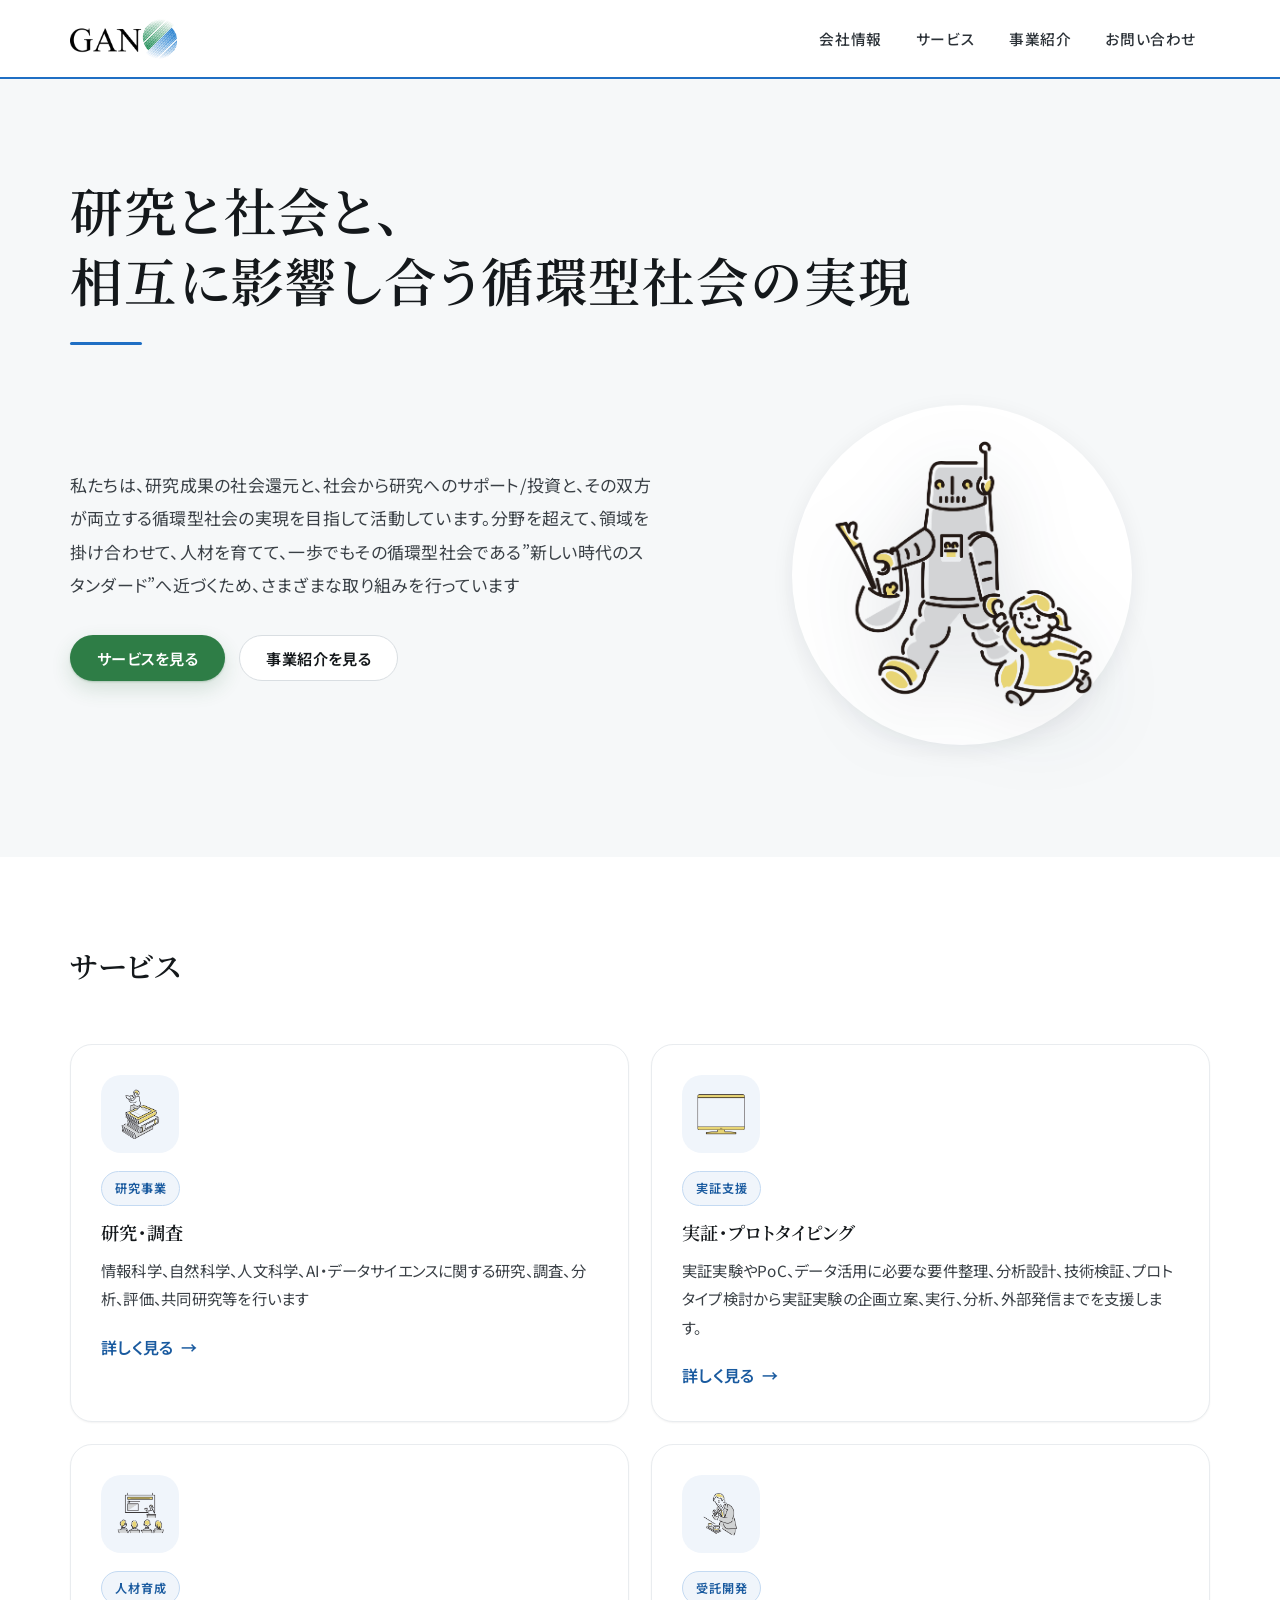
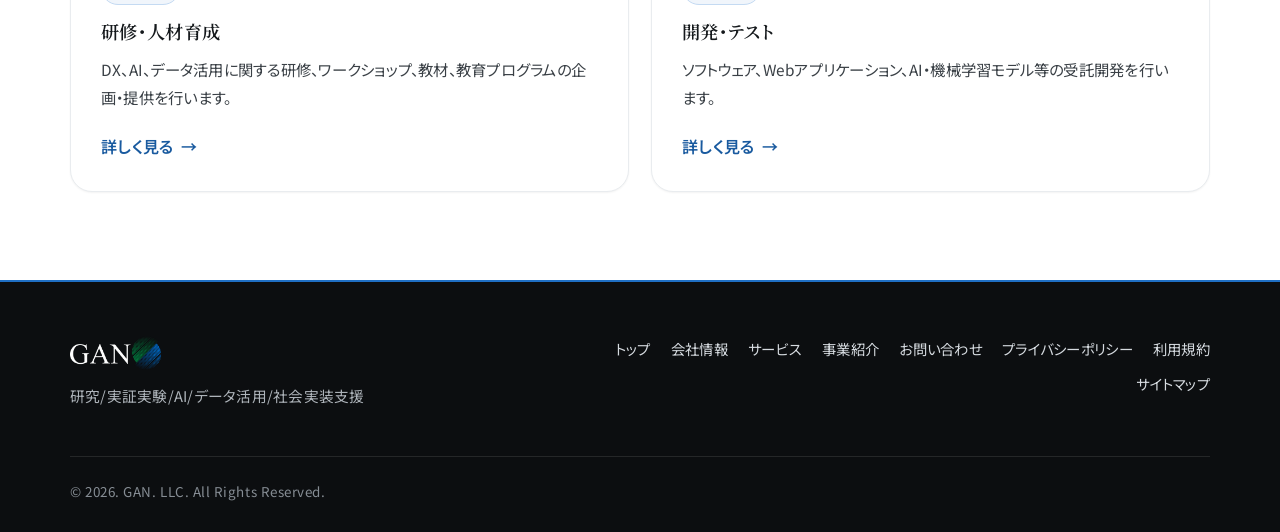
<file: index.html>
<!DOCTYPE html>
<html lang="ja">
<head>
  <meta charset="UTF-8">
  <meta name="viewport" content="width=device-width, initial-scale=1.0">
  <title>合同会社GAN.｜研究/実証実験/AI/データ活用/社会実装支援</title>
  <meta name="description" content="合同会社GAN.は、AI・データ活用・情報科学を基盤に、PoC設計、実証実験、データ分析、技術検証・プロトタイピング、DX研修、研究成果の社会実装を支援します。自治体・企業・研究機関からのご相談に対応します。">
  <meta property="og:type" content="website">
  <meta property="og:title" content="合同会社GAN.｜研究/実証実験/AI/データ活用/社会実装支援">
  <meta property="og:description" content="合同会社GAN.は、AI・データ活用・情報科学を基盤に、PoC設計、実証実験、データ分析、技術検証・プロトタイピング、DX研修、研究成果の社会実装を支援します。自治体・企業・研究機関からのご相談に対応します。">
  <meta property="og:url" content="https://gandot.co.jp/">
  <!-- TODO: 公開時にOGP画像URLを設定する -->
  <!-- <meta property="og:image" content="https://example.com/ogp.png"> -->
  <meta property="og:site_name" content="合同会社GAN.">
  <meta name="twitter:card" content="summary_large_image">
  <meta name="twitter:title" content="合同会社GAN.｜研究/実証実験/AI/データ活用/社会実装支援">
  <meta name="twitter:description" content="合同会社GAN.は、AI・データ活用・情報科学を基盤に、PoC設計、実証実験、データ分析、技術検証・プロトタイピング、DX研修、研究成果の社会実装を支援します。自治体・企業・研究機関からのご相談に対応します。">
  <!-- TODO: 公開時にOGP画像URLを設定する -->
  <!-- <meta name="twitter:image" content="https://example.com/ogp.png"> -->
  <link rel="stylesheet" href="/styles.css">
  <link rel="icon" type="image/png" href="/favicon.png">
  <link rel="canonical" href="https://gandot.co.jp/">
</head>
<body>
<header class="site-header">
  <div class="container header-inner">
    <a class="logo" href="/" aria-label="合同会社GAN. トップページへ">
      <img class="logo-main" src="/logo.png" alt="合同会社GAN." width="107" height="40">
    </a>
    <button class="hamburger" type="button" aria-label="メニューを開閉" aria-expanded="false" aria-controls="global-nav"><span></span><span></span><span></span></button>
    <nav class="nav" id="global-nav" aria-label="グローバルナビゲーション">
      <a href="/company.html" class="">会社情報</a><a href="/support-areas.html" class="">サービス</a><a href="/services.html" class="">事業紹介</a><a href="/contact.html" class="">お問い合わせ</a>
    </nav>
  </div>
</header>
<main>
  <!-- ファーストビュー -->
  <section class="hero">
    <div class="container">
      <h1 class="hero-title">研究と社会と、<br>相互に影響し合う循環型社会の実現</h1>
      <div class="hero-body">
        <div class="hero-text">
          <p class="lead">私たちは、研究成果の社会還元と、社会から研究へのサポート/投資と、その双方が両立する循環型社会の実現を目指して活動しています。分野を超えて、領域を掛け合わせて、人材を育てて、一歩でもその循環型社会である”新しい時代のスタンダード”へ近づくため、さまざまな取り組みを行っています</p>
          <div class="hero-actions">
            <a class="btn btn-primary" href="/support-areas.html">サービスを見る</a>
            <a class="btn btn-outline" href="/services.html">事業紹介を見る</a>
          </div>
        </div>
        <figure class="hero-figure">
          <img src="/illust/ai-collaboration.png" alt="" width="360" height="360" loading="eager" decoding="async">
        </figure>
      </div>
    </div>
  </section>
  <!-- サービス -->
  <section class="section">
    <div class="container">
      <div class="section-head"><h2>サービス</h2></div>
      <div class="card-grid four">
        <article class="card"><span class="card-illust"><img src="/illust/research-study.png" alt="" width="60" height="60" loading="lazy" decoding="async"></span><span class="badge">研究事業</span><h3>研究・調査</h3><p>情報科学、自然科学、人文科学、AI・データサイエンスに関する研究、調査、分析、評価、共同研究等を行います</p><a href="/support-areas.html#research">詳しく見る</a></article>
        <article class="card"><span class="card-illust"><img src="/illust/computer-screen.png" alt="" width="60" height="60" loading="lazy" decoding="async"></span><span class="badge">実証支援</span><h3>実証・プロトタイピング</h3><p>実証実験やPoC、データ活用に必要な要件整理、分析設計、技術検証、プロトタイプ検討から実証実験の企画立案、実行、分析、外部発信までを支援します。</p><a href="/support-areas.html#development">詳しく見る</a></article>
        <article class="card"><span class="card-illust"><img src="/illust/training-presentation.png" alt="" width="60" height="60" loading="lazy" decoding="async"></span><span class="badge">人材育成</span><h3>研修・人材育成</h3><p>DX、AI、データ活用に関する研修、ワークショップ、教材、教育プログラムの企画・提供を行います。</p><a href="/support-areas.html#training">詳しく見る</a></article>
        <article class="card"><span class="card-illust"><img src="/illust/science-lab.png" alt="" width="60" height="60" loading="lazy" decoding="async"></span><span class="badge">受託開発</span><h3>開発・テスト</h3><p>ソフトウェア、Webアプリケーション、AI・機械学習モデル等の受託開発を行います。</p><a href="/support-areas.html#academic">詳しく見る</a></article>
      </div>
    </div>
  </section>
</main>
<footer class="site-footer">
  <div class="container footer-inner">
    <div>
      <p class="footer-logo"><img class="footer-logo-img" src="/logo-white.png" alt="合同会社GAN."></p>
      <p>研究/実証実験/AI/データ活用/社会実装支援</p>
    </div>
    <nav class="footer-nav" aria-label="フッターナビゲーション">
      <a href="/">トップ</a>
      <a href="/company.html">会社情報</a>
      <a href="/support-areas.html">サービス</a>
      <a href="/services.html">事業紹介</a>
      <a href="/contact.html">お問い合わせ</a>
      <a href="/privacy.html">プライバシーポリシー</a>
      <a href="/terms.html">利用規約</a>
      <a href="/sitemap.html">サイトマップ</a>
    </nav>
  </div>
  <div class="container copyright">© 2026. GAN. LLC. All Rights Reserved.</div>
</footer>
<script src="/script.js"></script>
</body>
</html>
</file>
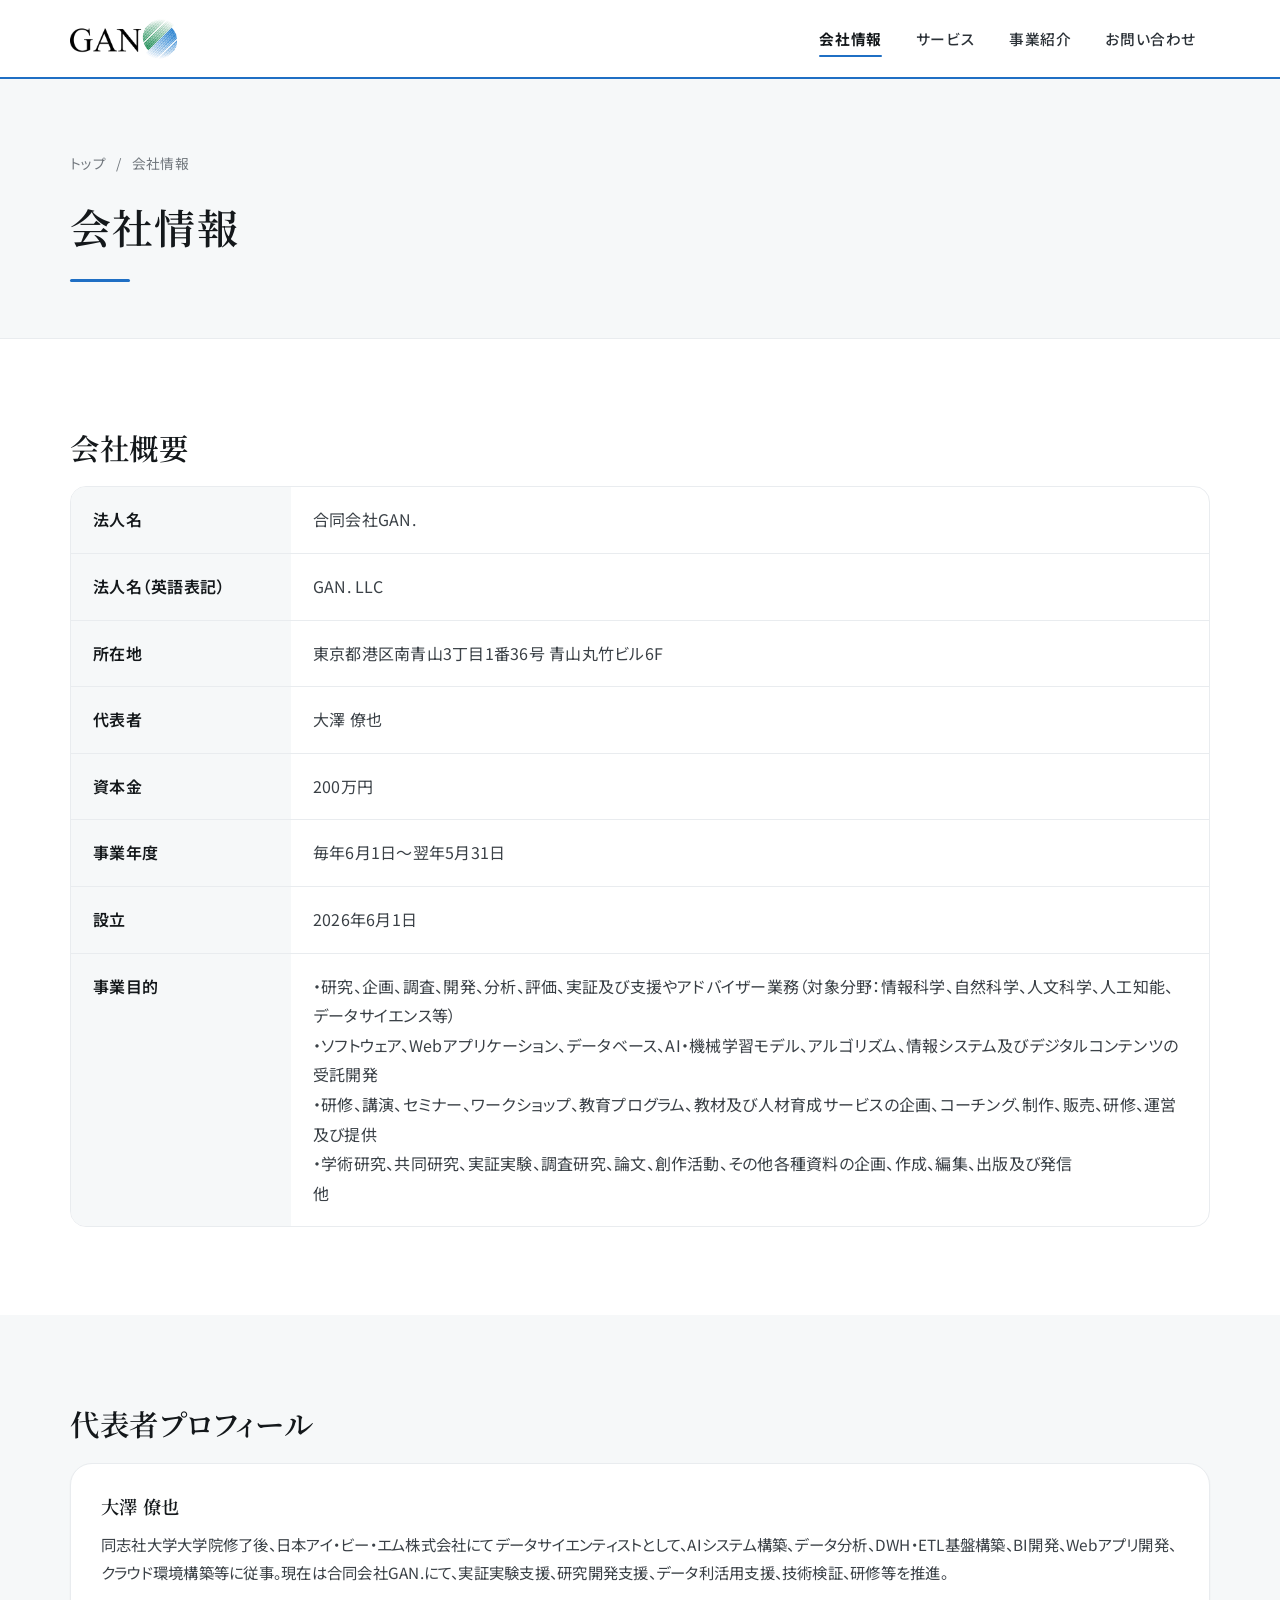
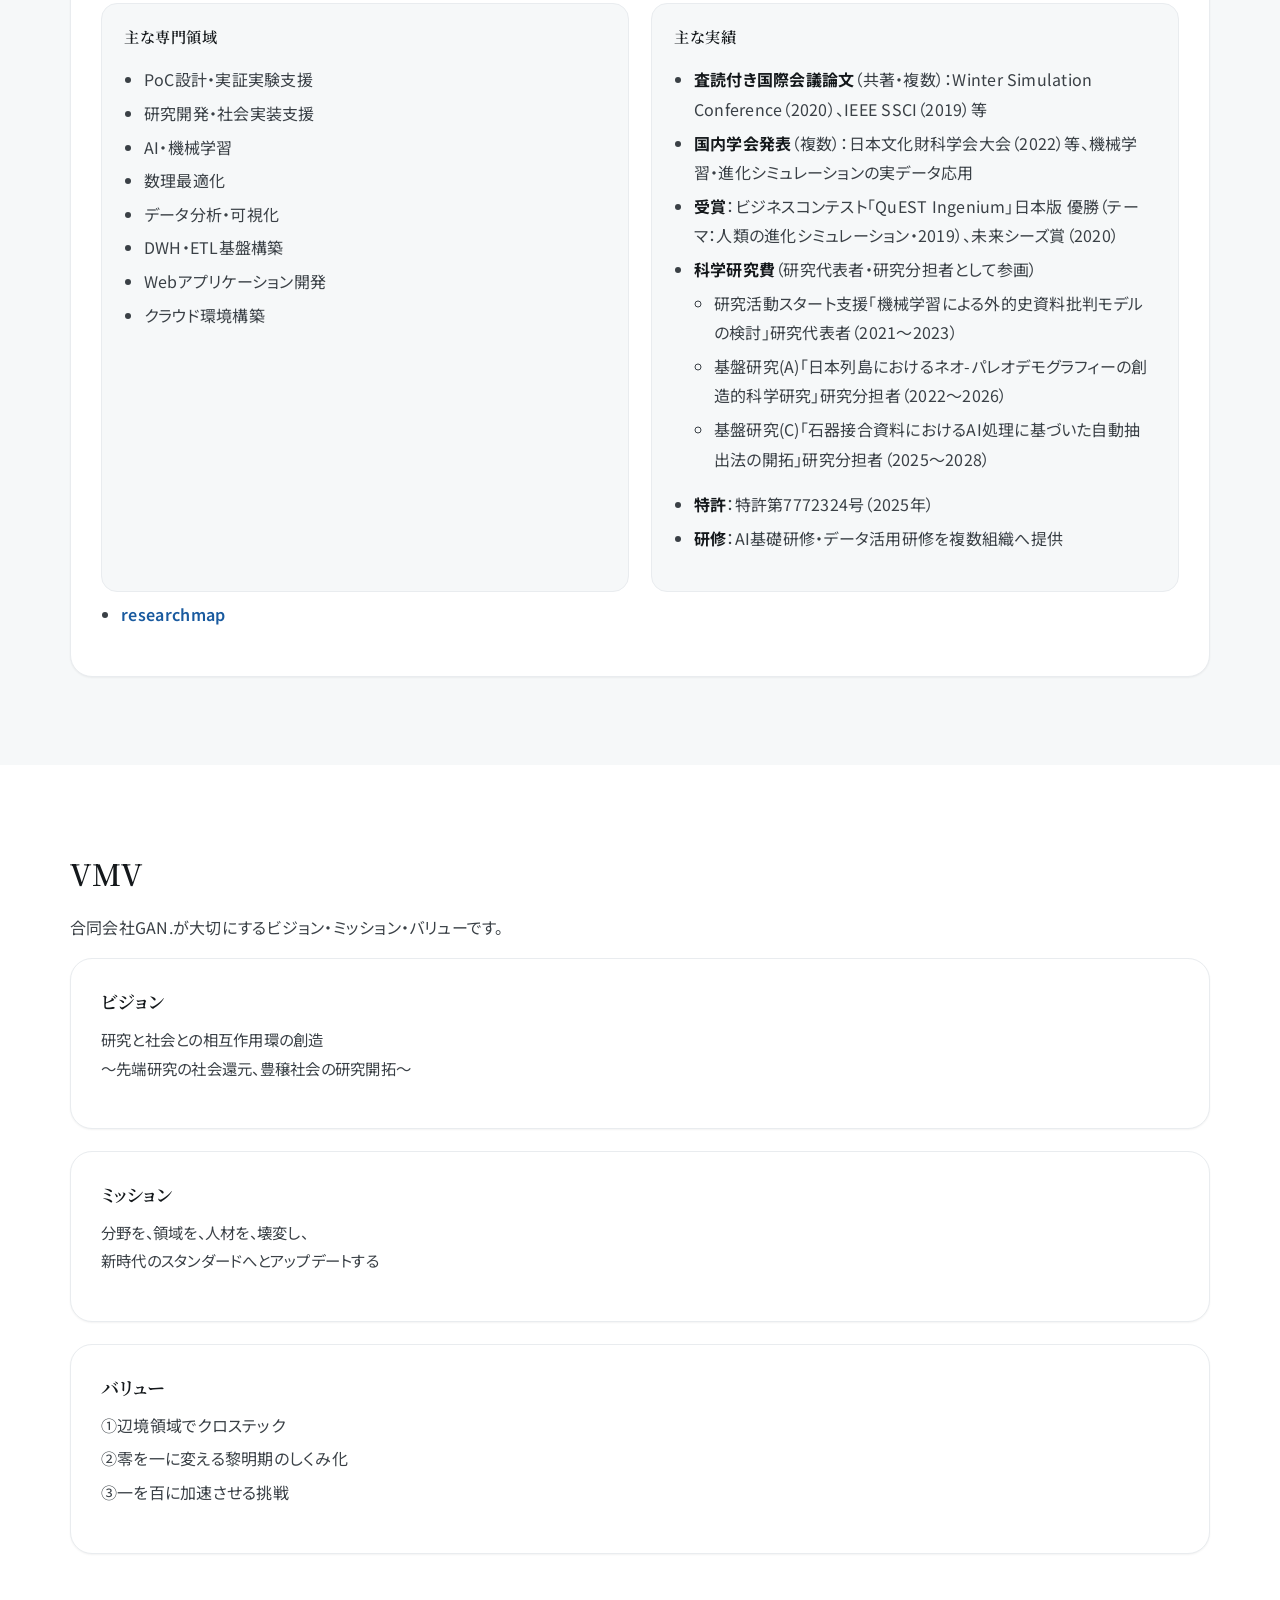
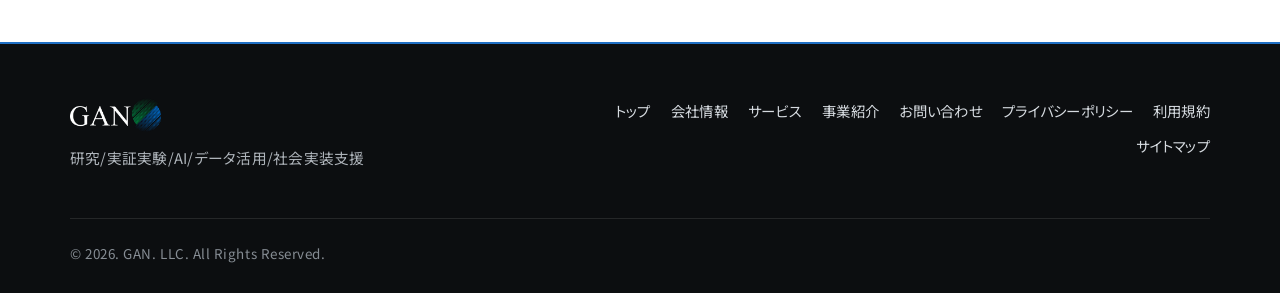
<file: company.html>
<!DOCTYPE html>
<html lang="ja">
<head>
  <meta charset="UTF-8">
  <meta name="viewport" content="width=device-width, initial-scale=1.0">
  <title>会社情報｜合同会社GAN.</title>
  <meta name="description" content="合同会社GAN.の法人情報、代表者プロフィール、VMV、事業の進め方、契約主体を確認できます。">
  <meta property="og:type" content="website">
  <meta property="og:title" content="会社情報｜合同会社GAN.">
  <meta property="og:description" content="合同会社GAN.の法人情報、代表者プロフィール、VMV、事業の進め方を確認できます。">
  <meta property="og:url" content="https://gandot.co.jp/company.html">
  <!-- TODO: 公開時にOGP画像URLを設定する -->
  <!-- <meta property="og:image" content="https://example.com/ogp.png"> -->
  <meta property="og:site_name" content="合同会社GAN.">
  <meta name="twitter:card" content="summary_large_image">
  <meta name="twitter:title" content="会社情報｜合同会社GAN.">
  <meta name="twitter:description" content="合同会社GAN.の法人情報、代表者プロフィール、VMV、事業の進め方を確認できます。">
  <!-- TODO: 公開時にOGP画像URLを設定する -->
  <!-- <meta name="twitter:image" content="https://example.com/ogp.png"> -->
  <link rel="stylesheet" href="/styles.css">
  <link rel="icon" type="image/png" href="/favicon.png">
  <link rel="canonical" href="https://gandot.co.jp/company.html">
</head>
<body>
<header class="site-header">
  <div class="container header-inner">
    <a class="logo" href="/" aria-label="合同会社GAN. トップページへ">
      <img class="logo-main" src="/logo.png" alt="合同会社GAN." width="107" height="40">
    </a>
    <button class="hamburger" type="button" aria-label="メニューを開閉" aria-expanded="false" aria-controls="global-nav"><span></span><span></span><span></span></button>
    <nav class="nav" id="global-nav" aria-label="グローバルナビゲーション">
      <a href="/company.html" class="is-current">会社情報</a><a href="/support-areas.html" class="">サービス</a><a href="/services.html" class="">事業紹介</a><a href="/contact.html" class="">お問い合わせ</a>
    </nav>
  </div>
</header>
<main>
  <section class="page-hero">
    <div class="container">
      <nav class="breadcrumb" aria-label="パンくず"><a href="/">トップ</a><span>/</span><span>会社情報</span></nav>
      <h1>会社情報</h1>
    </div>
  </section>

  <section class="section">
    <div class="container">
      <h2>会社概要</h2>
      <table class="info-table">
        <tbody>
          <tr><th>法人名</th><td>合同会社GAN.</td></tr>
          <tr><th>法人名（英語表記）</th><td>GAN. LLC</td></tr>
          <tr><th>所在地</th><td>東京都港区南青山3丁目1番36号 青山丸竹ビル6F</td></tr>
          <tr><th>代表者</th><td>大澤 僚也</td></tr>
          <tr><th>資本金</th><td>200万円</td></tr>
          <tr><th>事業年度</th><td>毎年6月1日〜翌年5月31日</td></tr>
          <tr><th>設立</th><td>2026年6月1日</td></tr>
          <tr><th>事業目的</th><td>
            ・研究、企画、調査、開発、分析、評価、実証及び支援やアドバイザー業務（対象分野：情報科学、自然科学、人文科学、人工知能、データサイエンス等）<br>
            ・ソフトウェア、Webアプリケーション、データベース、AI・機械学習モデル、アルゴリズム、情報システム及びデジタルコンテンツの受託開発<br>
            ・研修、講演、セミナー、ワークショップ、教育プログラム、教材及び人材育成サービスの企画、コーチング、制作、販売、研修、運営及び提供<br>
            ・学術研究、共同研究、実証実験、調査研究、論文、創作活動、その他各種資料の企画、作成、編集、出版及び発信<br>
            他
          </td></tr>
        </tbody>
      </table>
    </div>
  </section>

  <section class="section light">
    <div class="container">
      <h2>代表者プロフィール</h2>
      <div class="card">
        <h3>大澤 僚也</h3>
        <p>同志社大学大学院修了後、日本アイ・ビー・エム株式会社にてデータサイエンティストとして、AIシステム構築、データ分析、DWH・ETL基盤構築、BI開発、Webアプリ開発、クラウド環境構築等に従事。現在は合同会社GAN.にて、実証実験支援、研究開発支援、データ利活用支援、技術検証、研修等を推進。</p>
        <div class="info-list">
          <div>
            <h4>主な専門領域</h4>
            <ul>
              <li>PoC設計・実証実験支援</li>
              <li>研究開発・社会実装支援</li>
              <li>AI・機械学習</li>
              <li>数理最適化</li>
              <li>データ分析・可視化</li>
              <li>DWH・ETL基盤構築</li>
              <li>Webアプリケーション開発</li>
              <li>クラウド環境構築</li>
            </ul>
          </div>
          <div>
            <h4>主な実績</h4>
            <ul>
              <li><strong>査読付き国際会議論文</strong>（共著・複数）：Winter Simulation Conference（2020）、IEEE SSCI（2019）等</li>
              <li><strong>国内学会発表</strong>（複数）：日本文化財科学会大会（2022）等、機械学習・進化シミュレーションの実データ応用</li>
              <li><strong>受賞</strong>：ビジネスコンテスト「QuEST Ingenium」日本版 優勝（テーマ：人類の進化シミュレーション・2019）、未来シーズ賞（2020）</li>
              <li><strong>科学研究費</strong>（研究代表者・研究分担者として参画）
                <ul>
                  <li>研究活動スタート支援「機械学習による外的史資料批判モデルの検討」研究代表者（2021〜2023）</li>
                  <li>基盤研究(A)「日本列島におけるネオ-パレオデモグラフィーの創造的科学研究」研究分担者（2022〜2026）</li>
                  <li>基盤研究(C)「石器接合資料におけるAI処理に基づいた自動抽出法の開拓」研究分担者（2025〜2028）</li>
                </ul>
              </li>
              <li><strong>特許</strong>：特許第7772324号（2025年）</li>
              <li><strong>研修</strong>：AI基礎研修・データ活用研修を複数組織へ提供</li>
            </ul>
          </div>
        </div>
        <ul>
          <li><a href="https://researchmap.jp/rosawa" target="_blank" rel="noopener noreferrer">researchmap</a></li>
        </ul>
      </div>
    </div>
  </section>

  <section class="section">
    <div class="container">
      <h2>VMV</h2>
      <p>合同会社GAN.が大切にするビジョン・ミッション・バリューです。</p>
      <div class="stacked">
        <article class="card"><h3>ビジョン</h3><p>研究と社会との相互作用環の創造<br>〜先端研究の社会還元、豊穣社会の研究開拓〜</p></article>
        <article class="card"><h3>ミッション</h3><p>分野を、領域を、人材を、壊変し、<br>新時代のスタンダードへとアップデートする</p></article>
        <article class="card"><h3>バリュー</h3><ul style="list-style:none;padding-left:0"><li>①辺境領域でクロステック</li><li>②零を一に変える黎明期のしくみ化</li><li>③一を百に加速させる挑戦</li></ul></article>
      </div>
    </div>
  </section>

</main>
<footer class="site-footer">
  <div class="container footer-inner">
    <div>
      <p class="footer-logo"><img class="footer-logo-img" src="/logo-white.png" alt="合同会社GAN."></p>
      <p>研究/実証実験/AI/データ活用/社会実装支援</p>
    </div>
    <nav class="footer-nav" aria-label="フッターナビゲーション">
      <a href="/">トップ</a>
      <a href="/company.html">会社情報</a>
      <a href="/support-areas.html">サービス</a>
      <a href="/services.html">事業紹介</a>
      <a href="/contact.html">お問い合わせ</a>
      <a href="/privacy.html">プライバシーポリシー</a>
      <a href="/terms.html">利用規約</a>
      <a href="/sitemap.html">サイトマップ</a>
    </nav>
  </div>
  <div class="container copyright">© 2026. GAN. LLC. All Rights Reserved.</div>
</footer>
<script src="/script.js"></script>
</body>
</html>
</file>
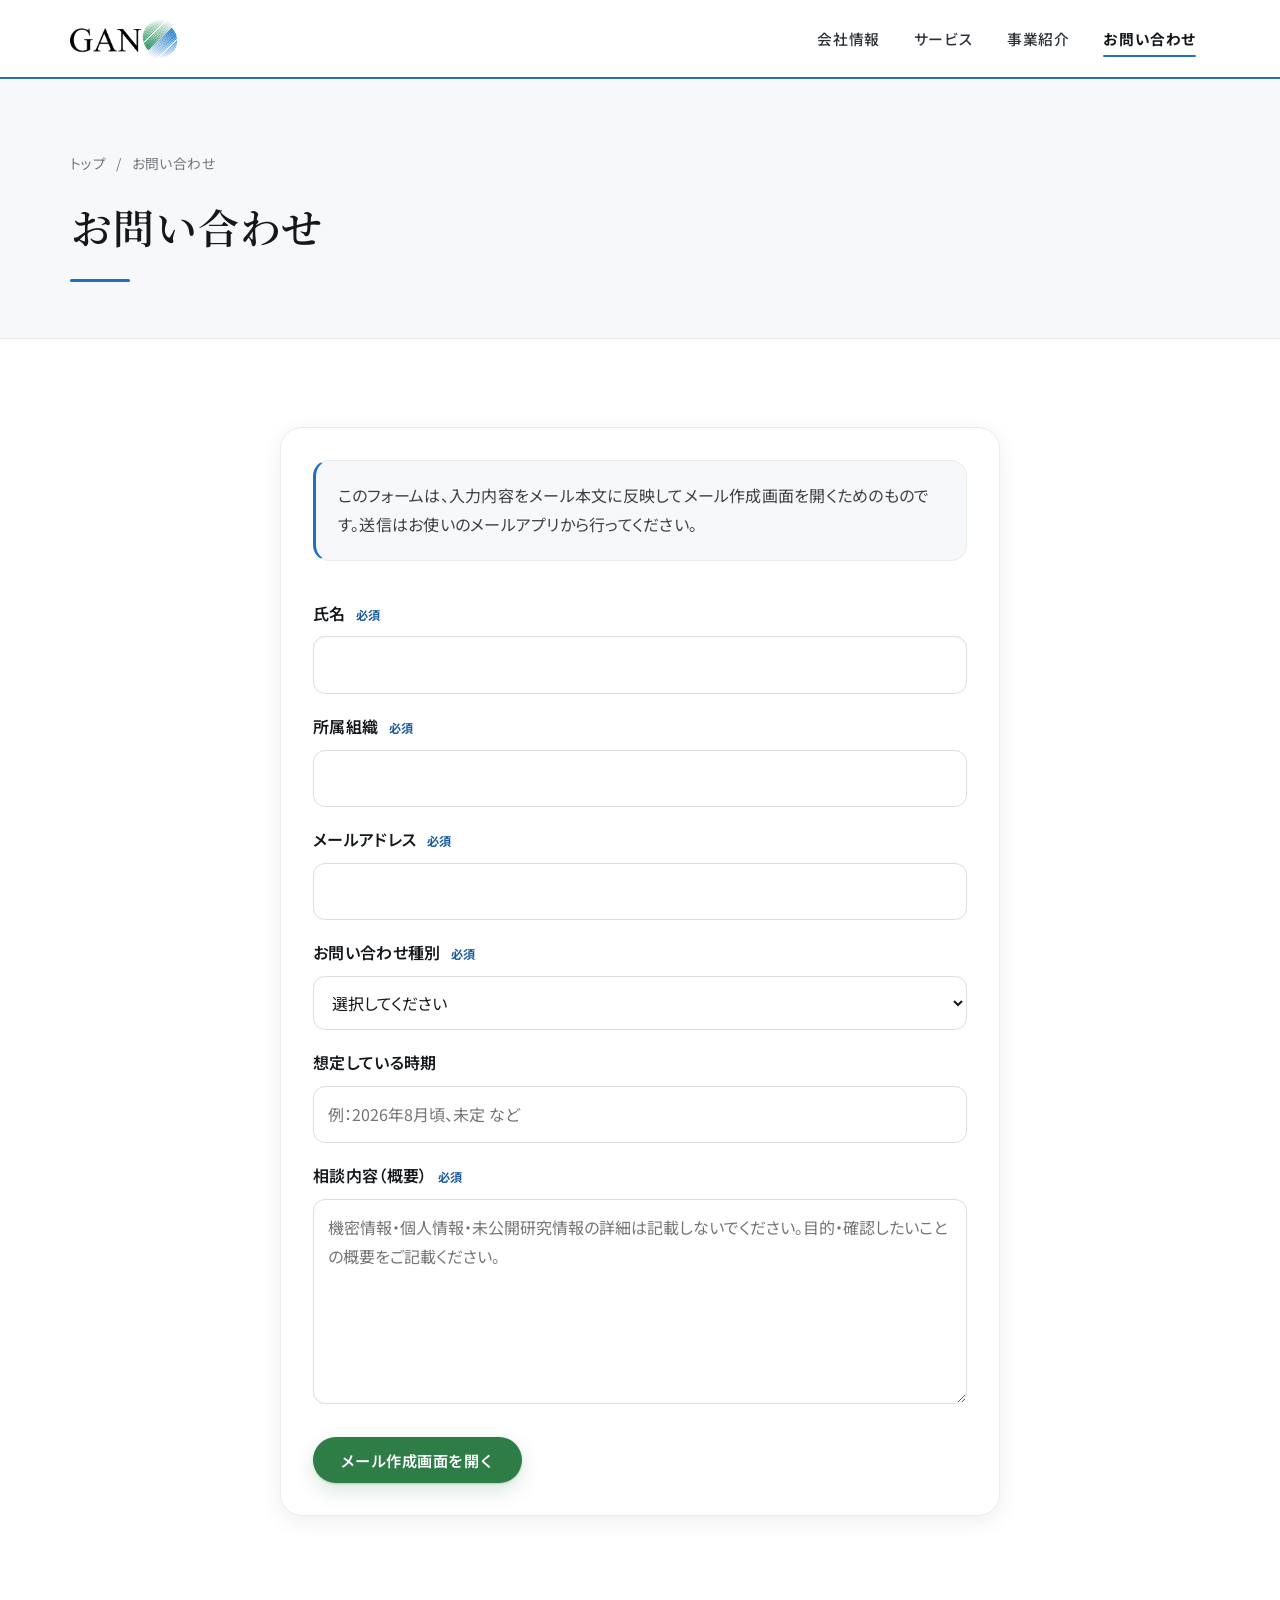
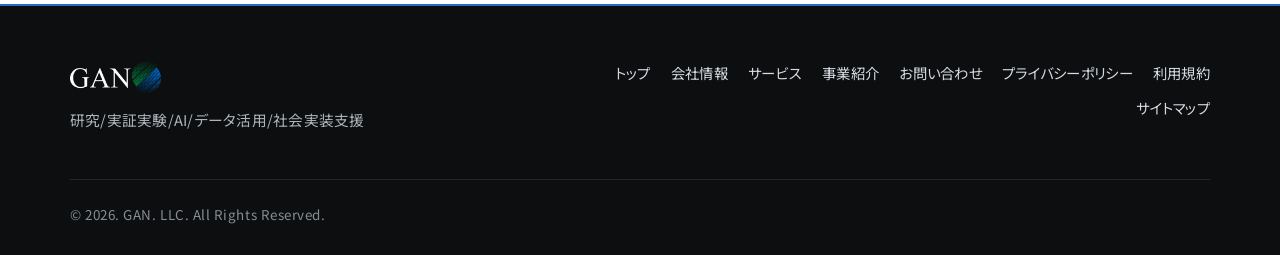
<file: contact.html>
<!DOCTYPE html>
<html lang="ja">
<head>
  <meta charset="UTF-8">
  <meta name="viewport" content="width=device-width, initial-scale=1.0">
  <title>お問い合わせ｜合同会社GAN.</title>
  <meta name="description" content="合同会社GAN.への相談、面談依頼、相談資料の確認、支援可否の確認を受け付けます。相談内容が固まっていない段階からご連絡ください。">
  <meta property="og:type" content="website">
  <meta property="og:title" content="お問い合わせ｜合同会社GAN.">
  <meta property="og:description" content="合同会社GAN.への相談、面談依頼、相談資料の確認、支援可否の確認を受け付けます。">
  <meta property="og:url" content="https://gandot.co.jp/contact.html">
  <!-- TODO: 公開時にOGP画像URLを設定する -->
  <!-- <meta property="og:image" content="https://example.com/ogp.png"> -->
  <meta property="og:site_name" content="合同会社GAN.">
  <meta name="twitter:card" content="summary_large_image">
  <meta name="twitter:title" content="お問い合わせ｜合同会社GAN.">
  <meta name="twitter:description" content="合同会社GAN.への相談、面談依頼、相談資料の確認、支援可否の確認を受け付けます。">
  <!-- TODO: 公開時にOGP画像URLを設定する -->
  <!-- <meta name="twitter:image" content="https://example.com/ogp.png"> -->
  <link rel="stylesheet" href="/styles.css">
  <link rel="icon" type="image/png" href="/favicon.png">
  <link rel="canonical" href="https://gandot.co.jp/contact.html">
</head>
<body>
<header class="site-header">
  <div class="container header-inner">
    <a class="logo" href="/" aria-label="合同会社GAN. トップページへ">
      <img class="logo-main" src="/logo.png" alt="合同会社GAN." width="107" height="40">
    </a>
    <button class="hamburger" type="button" aria-label="メニューを開閉" aria-expanded="false" aria-controls="global-nav"><span></span><span></span><span></span></button>
    <nav class="nav" id="global-nav" aria-label="グローバルナビゲーション">
      <a href="/company.html" class="">会社情報</a><a href="/support-areas.html" class="">サービス</a><a href="/services.html" class="">事業紹介</a><a href="/contact.html" class="is-current">お問い合わせ</a>
    </nav>
  </div>
</header>
<main>
  <section class="page-hero">
    <div class="container">
      <nav class="breadcrumb" aria-label="パンくず"><a href="/">トップ</a><span>/</span><span>お問い合わせ</span></nav>
      <h1>お問い合わせ</h1>
    </div>
  </section>
  <section class="section">
    <div class="container">
      <form class="contact-form" id="contact-form">
        <p class="note" style="margin-bottom: 20px;">
        このフォームは、入力内容をメール本文に反映してメール作成画面を開くためのものです。送信はお使いのメールアプリから行ってください。
        </p>
        <div>
          <label for="name">氏名 <span>必須</span></label>
          <input id="name" name="name" type="text" required>
        </div>
        <div>
          <label for="organization">所属組織 <span>必須</span></label>
          <input id="organization" name="organization" type="text" required>
        </div>
        <div>
          <label for="email">メールアドレス <span>必須</span></label>
          <input id="email" name="email" type="email" required>
        </div>
        <div>
          <label for="type">お問い合わせ種別 <span>必須</span></label>
          <select id="type" name="type" required>
            <option value="">選択してください</option>
            <option>ご相談・ご依頼</option>
            <option>お見積依頼</option>
            <option>共同研究・実証実験に関する相談</option>
            <option>研修に関する相談</option>
            <option>その他</option>
          </select>
        </div>
        <div>
          <label for="schedule">想定している時期</label>
          <input id="schedule" name="schedule" type="text" placeholder="例：2026年8月頃、未定 など">
        </div>
        <div>
          <label for="message">相談内容（概要） <span>必須</span></label>
          <textarea id="message" name="message" rows="6" required placeholder="機密情報・個人情報・未公開研究情報の詳細は記載しないでください。目的・確認したいことの概要をご記載ください。"></textarea>
        </div>
        <button class="btn btn-primary" type="submit">メール作成画面を開く</button>
      </form>
    </div>
  </section>
</main>
<footer class="site-footer">
  <div class="container footer-inner">
    <div>
      <p class="footer-logo"><img class="footer-logo-img" src="/logo-white.png" alt="合同会社GAN."></p>
      <p>研究/実証実験/AI/データ活用/社会実装支援</p>
    </div>
    <nav class="footer-nav" aria-label="フッターナビゲーション">
      <a href="/">トップ</a>
      <a href="/company.html">会社情報</a>
      <a href="/support-areas.html">サービス</a>
      <a href="/services.html">事業紹介</a>
      <a href="/contact.html">お問い合わせ</a>
      <a href="/privacy.html">プライバシーポリシー</a>
      <a href="/terms.html">利用規約</a>
      <a href="/sitemap.html">サイトマップ</a>
    </nav>
  </div>
  <div class="container copyright">© 2026. GAN. LLC. All Rights Reserved.</div>
</footer>
<script src="/script.js"></script>
</body>
</html>
</file>
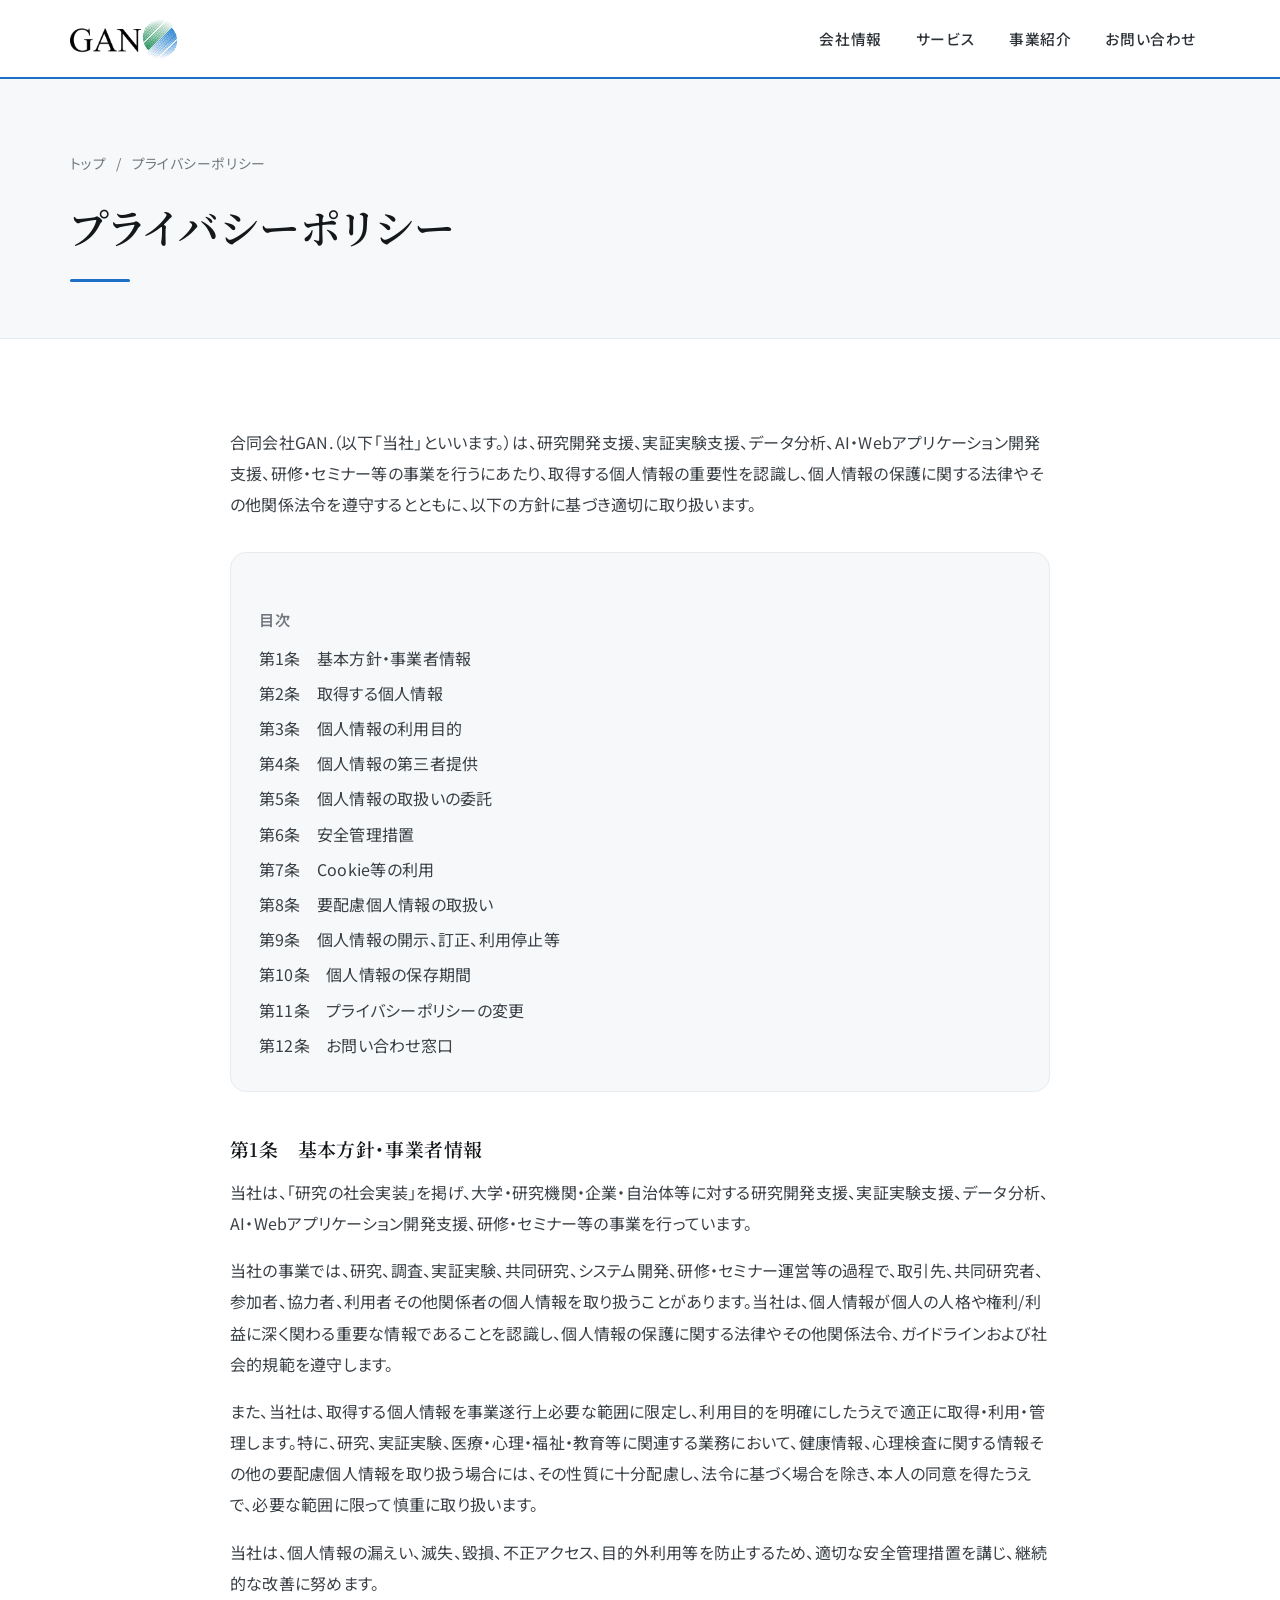
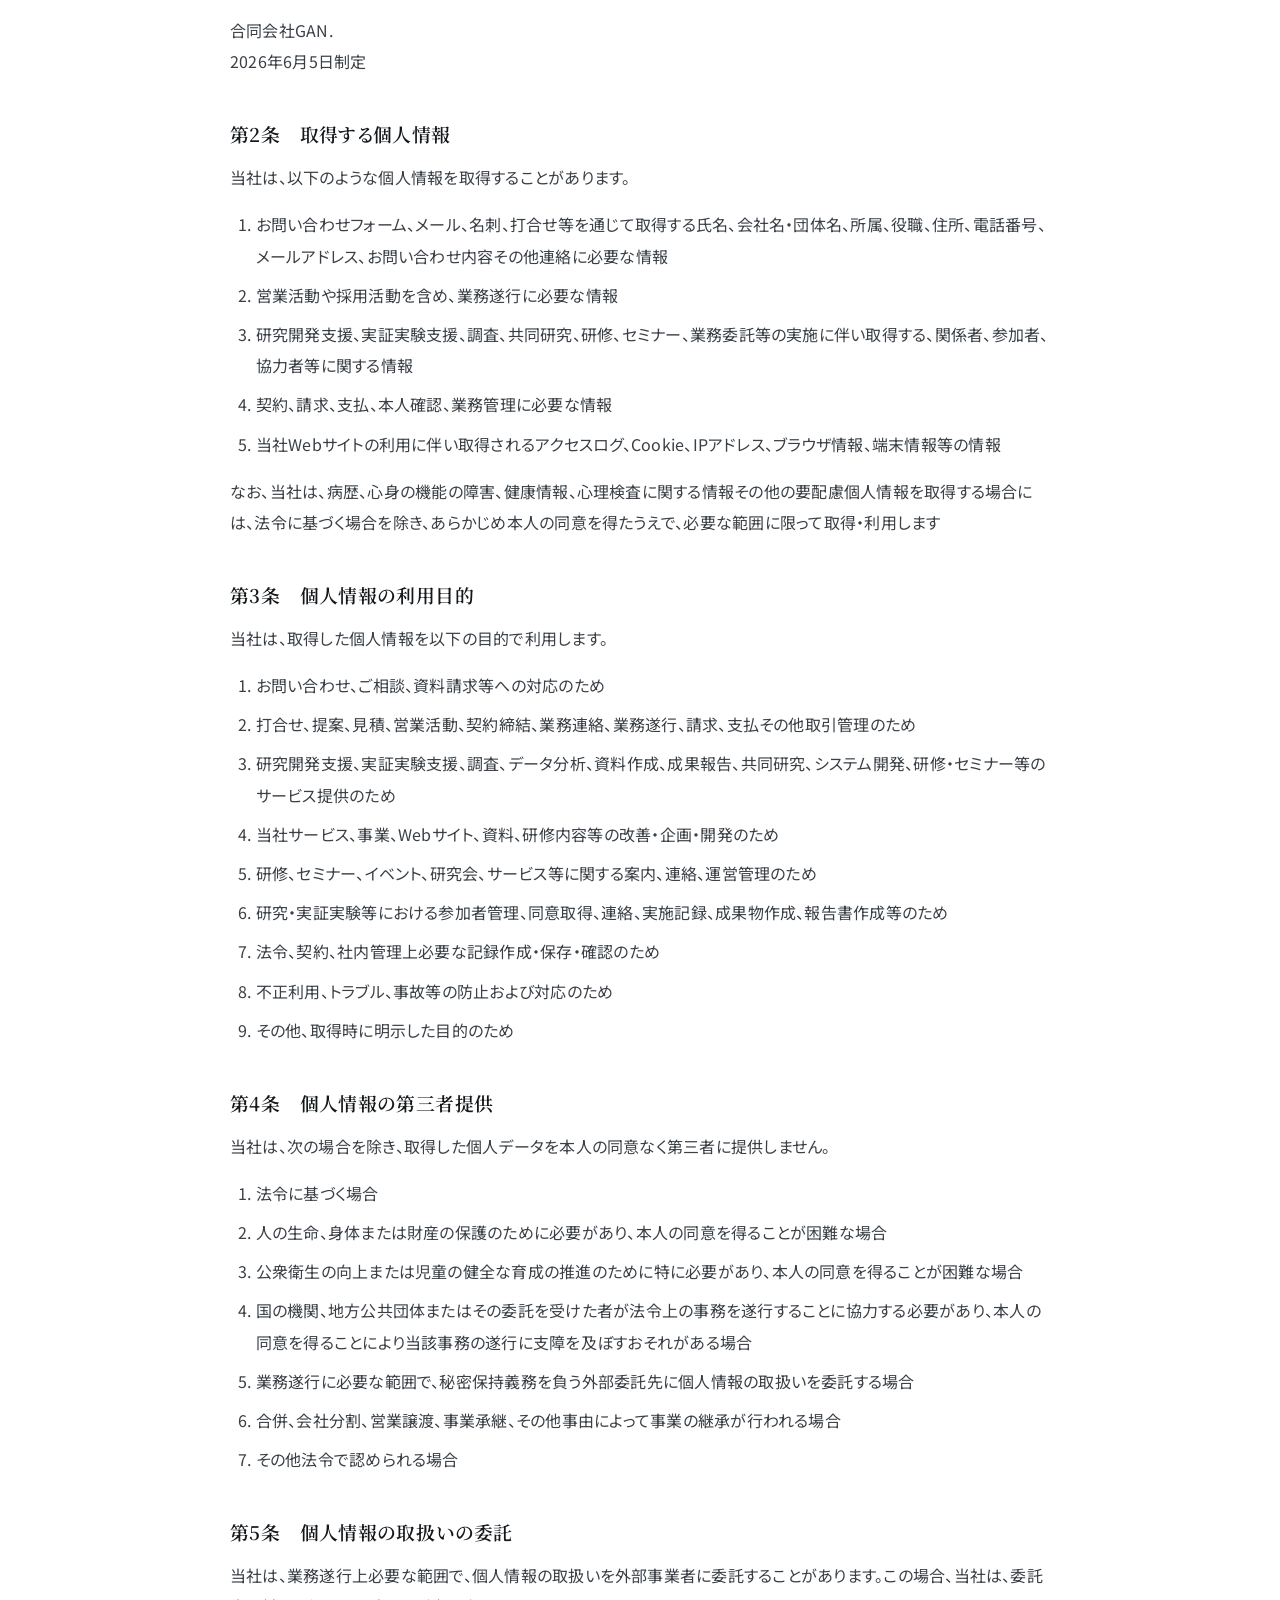
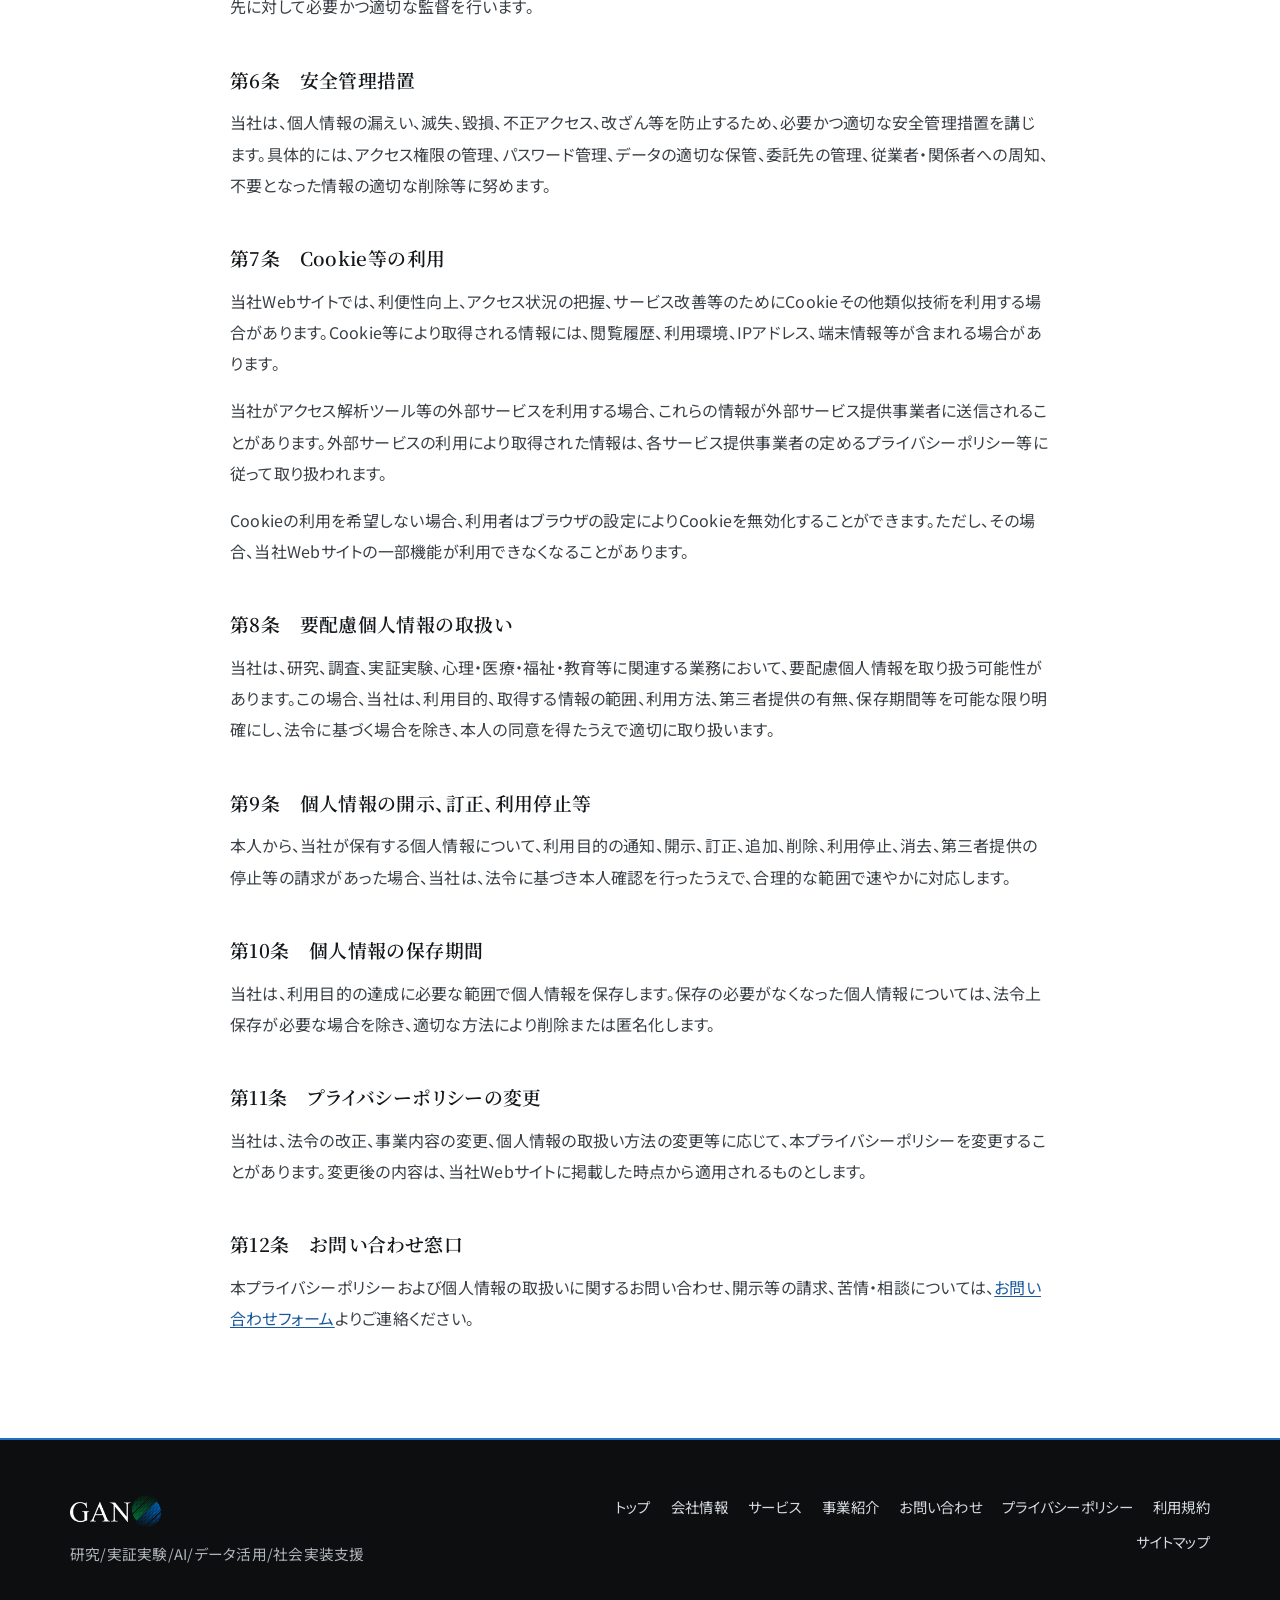
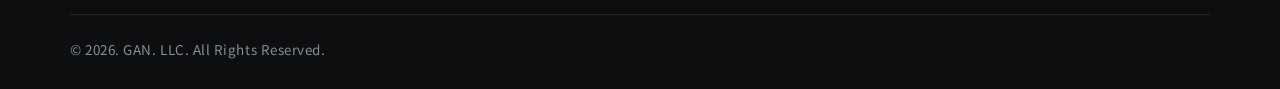
<file: privacy.html>
<!DOCTYPE html>
<html lang="ja">
<head>
  <meta charset="UTF-8">
  <meta name="viewport" content="width=device-width, initial-scale=1.0">
  <title>プライバシーポリシー｜合同会社GAN.</title>
  <meta name="description" content="合同会社GAN.が取得する個人情報の取り扱い方針を確認できます。">
  <meta property="og:type" content="website">
  <meta property="og:title" content="プライバシーポリシー｜合同会社GAN.">
  <meta property="og:description" content="合同会社GAN.が取得する個人情報の取り扱い方針を確認できます。">
  <meta property="og:url" content="https://gandot.co.jp/privacy.html">
  <!-- TODO: 公開時にOGP画像URLを設定する -->
  <!-- <meta property="og:image" content="https://example.com/ogp.png"> -->
  <meta property="og:site_name" content="合同会社GAN.">
  <meta name="twitter:card" content="summary_large_image">
  <meta name="twitter:title" content="プライバシーポリシー｜合同会社GAN.">
  <meta name="twitter:description" content="合同会社GAN.が取得する個人情報の取り扱い方針を確認できます。">
  <!-- TODO: 公開時にOGP画像URLを設定する -->
  <!-- <meta name="twitter:image" content="https://example.com/ogp.png"> -->
  <link rel="stylesheet" href="/styles.css">
  <link rel="icon" type="image/png" href="/favicon.png">
  <link rel="canonical" href="https://gandot.co.jp/privacy.html">
</head>
<body>
<header class="site-header">
  <div class="container header-inner">
    <a class="logo" href="/" aria-label="合同会社GAN. トップページへ">
      <img class="logo-main" src="/logo.png" alt="合同会社GAN." width="107" height="40">
    </a>
    <button class="hamburger" type="button" aria-label="メニューを開閉" aria-expanded="false" aria-controls="global-nav"><span></span><span></span><span></span></button>
    <nav class="nav" id="global-nav" aria-label="グローバルナビゲーション">
      <a href="/company.html" class="">会社情報</a><a href="/support-areas.html" class="">サービス</a><a href="/services.html" class="">事業紹介</a><a href="/contact.html" class="">お問い合わせ</a>
    </nav>
  </div>
</header>
<main>
  <section class="page-hero">
    <div class="container">
      <nav class="breadcrumb" aria-label="パンくず"><a href="/">トップ</a><span>/</span><span>プライバシーポリシー</span></nav>
      <h1>プライバシーポリシー</h1>
    </div>
  </section>
  <section class="section"><div class="container">
    <article class="legal-doc">
      <p class="legal-intro">合同会社GAN.（以下「当社」といいます。）は、研究開発支援、実証実験支援、データ分析、AI・Webアプリケーション開発支援、研修・セミナー等の事業を行うにあたり、取得する個人情報の重要性を認識し、個人情報の保護に関する法律やその他関係法令を遵守するとともに、以下の方針に基づき適切に取り扱います。</p>

      <nav class="legal-toc" aria-label="目次">
        <h2>目次</h2>
        <ol>
          <li><a href="#article-1">第1条　基本方針・事業者情報</a></li>
          <li><a href="#article-2">第2条　取得する個人情報</a></li>
          <li><a href="#article-3">第3条　個人情報の利用目的</a></li>
          <li><a href="#article-4">第4条　個人情報の第三者提供</a></li>
          <li><a href="#article-5">第5条　個人情報の取扱いの委託</a></li>
          <li><a href="#article-6">第6条　安全管理措置</a></li>
          <li><a href="#article-7">第7条　Cookie等の利用</a></li>
          <li><a href="#article-8">第8条　要配慮個人情報の取扱い</a></li>
          <li><a href="#article-9">第9条　個人情報の開示、訂正、利用停止等</a></li>
          <li><a href="#article-10">第10条　個人情報の保存期間</a></li>
          <li><a href="#article-11">第11条　プライバシーポリシーの変更</a></li>
          <li><a href="#article-12">第12条　お問い合わせ窓口</a></li>
        </ol>
      </nav>

      <h2 id="article-1">第1条　基本方針・事業者情報</h2>
      <p>当社は、「研究の社会実装」を掲げ、大学・研究機関・企業・自治体等に対する研究開発支援、実証実験支援、データ分析、AI・Webアプリケーション開発支援、研修・セミナー等の事業を行っています。</p>
      <p>当社の事業では、研究、調査、実証実験、共同研究、システム開発、研修・セミナー運営等の過程で、取引先、共同研究者、参加者、協力者、利用者その他関係者の個人情報を取り扱うことがあります。当社は、個人情報が個人の人格や権利/利益に深く関わる重要な情報であることを認識し、個人情報の保護に関する法律やその他関係法令、ガイドラインおよび社会的規範を遵守します。</p>
      <p>また、当社は、取得する個人情報を事業遂行上必要な範囲に限定し、利用目的を明確にしたうえで適正に取得・利用・管理します。特に、研究、実証実験、医療・心理・福祉・教育等に関連する業務において、健康情報、心理検査に関する情報その他の要配慮個人情報を取り扱う場合には、その性質に十分配慮し、法令に基づく場合を除き、本人の同意を得たうえで、必要な範囲に限って慎重に取り扱います。</p>
      <p>当社は、個人情報の漏えい、滅失、毀損、不正アクセス、目的外利用等を防止するため、適切な安全管理措置を講じ、継続的な改善に努めます。</p>
      <p>合同会社GAN.<br>2026年6月5日制定</p>

      <h2 id="article-2">第2条　取得する個人情報</h2>
      <p>当社は、以下のような個人情報を取得することがあります。</p>
      <ol>
        <li>お問い合わせフォーム、メール、名刺、打合せ等を通じて取得する氏名、会社名・団体名、所属、役職、住所、電話番号、メールアドレス、お問い合わせ内容その他連絡に必要な情報</li>
        <li>営業活動や採用活動を含め、業務遂行に必要な情報</li>
        <li>研究開発支援、実証実験支援、調査、共同研究、研修、セミナー、業務委託等の実施に伴い取得する、関係者、参加者、協力者等に関する情報</li>
        <li>契約、請求、支払、本人確認、業務管理に必要な情報</li>
        <li>当社Webサイトの利用に伴い取得されるアクセスログ、Cookie、IPアドレス、ブラウザ情報、端末情報等の情報</li>
      </ol>
      <p>なお、当社は、病歴、心身の機能の障害、健康情報、心理検査に関する情報その他の要配慮個人情報を取得する場合には、法令に基づく場合を除き、あらかじめ本人の同意を得たうえで、必要な範囲に限って取得・利用します</p>

      <h2 id="article-3">第3条　個人情報の利用目的</h2>
      <p>当社は、取得した個人情報を以下の目的で利用します。</p>
      <ol>
        <li>お問い合わせ、ご相談、資料請求等への対応のため</li>
        <li>打合せ、提案、見積、営業活動、契約締結、業務連絡、業務遂行、請求、支払その他取引管理のため</li>
        <li>研究開発支援、実証実験支援、調査、データ分析、資料作成、成果報告、共同研究、システム開発、研修・セミナー等のサービス提供のため</li>
        <li>当社サービス、事業、Webサイト、資料、研修内容等の改善・企画・開発のため</li>
        <li>研修、セミナー、イベント、研究会、サービス等に関する案内、連絡、運営管理のため</li>
        <li>研究・実証実験等における参加者管理、同意取得、連絡、実施記録、成果物作成、報告書作成等のため</li>
        <li>法令、契約、社内管理上必要な記録作成・保存・確認のため</li>
        <li>不正利用、トラブル、事故等の防止および対応のため</li>
        <li>その他、取得時に明示した目的のため</li>
      </ol>

      <h2 id="article-4">第4条　個人情報の第三者提供</h2>
      <p>当社は、次の場合を除き、取得した個人データを本人の同意なく第三者に提供しません。</p>
      <ol>
        <li>法令に基づく場合</li>
        <li>人の生命、身体または財産の保護のために必要があり、本人の同意を得ることが困難な場合</li>
        <li>公衆衛生の向上または児童の健全な育成の推進のために特に必要があり、本人の同意を得ることが困難な場合</li>
        <li>国の機関、地方公共団体またはその委託を受けた者が法令上の事務を遂行することに協力する必要があり、本人の同意を得ることにより当該事務の遂行に支障を及ぼすおそれがある場合</li>
        <li>業務遂行に必要な範囲で、秘密保持義務を負う外部委託先に個人情報の取扱いを委託する場合</li>
        <li>合併、会社分割、営業譲渡、事業承継、その他事由によって事業の継承が行われる場合</li>
        <li>その他法令で認められる場合</li>
      </ol>

      <h2 id="article-5">第5条　個人情報の取扱いの委託</h2>
      <p>当社は、業務遂行上必要な範囲で、個人情報の取扱いを外部事業者に委託することがあります。この場合、当社は、委託先に対して必要かつ適切な監督を行います。</p>

      <h2 id="article-6">第6条　安全管理措置</h2>
      <p>当社は、個人情報の漏えい、滅失、毀損、不正アクセス、改ざん等を防止するため、必要かつ適切な安全管理措置を講じます。具体的には、アクセス権限の管理、パスワード管理、データの適切な保管、委託先の管理、従業者・関係者への周知、不要となった情報の適切な削除等に努めます。</p>

      <h2 id="article-7">第7条　Cookie等の利用</h2>
      <p>当社Webサイトでは、利便性向上、アクセス状況の把握、サービス改善等のためにCookieその他類似技術を利用する場合があります。Cookie等により取得される情報には、閲覧履歴、利用環境、IPアドレス、端末情報等が含まれる場合があります。</p>
      <p>当社がアクセス解析ツール等の外部サービスを利用する場合、これらの情報が外部サービス提供事業者に送信されることがあります。外部サービスの利用により取得された情報は、各サービス提供事業者の定めるプライバシーポリシー等に従って取り扱われます。</p>
      <p>Cookieの利用を希望しない場合、利用者はブラウザの設定によりCookieを無効化することができます。ただし、その場合、当社Webサイトの一部機能が利用できなくなることがあります。</p>

      <h2 id="article-8">第8条　要配慮個人情報の取扱い</h2>
      <p>当社は、研究、調査、実証実験、心理・医療・福祉・教育等に関連する業務において、要配慮個人情報を取り扱う可能性があります。この場合、当社は、利用目的、取得する情報の範囲、利用方法、第三者提供の有無、保存期間等を可能な限り明確にし、法令に基づく場合を除き、本人の同意を得たうえで適切に取り扱います。</p>

      <h2 id="article-9">第9条　個人情報の開示、訂正、利用停止等</h2>
      <p>本人から、当社が保有する個人情報について、利用目的の通知、開示、訂正、追加、削除、利用停止、消去、第三者提供の停止等の請求があった場合、当社は、法令に基づき本人確認を行ったうえで、合理的な範囲で速やかに対応します。</p>

      <h2 id="article-10">第10条　個人情報の保存期間</h2>
      <p>当社は、利用目的の達成に必要な範囲で個人情報を保存します。保存の必要がなくなった個人情報については、法令上保存が必要な場合を除き、適切な方法により削除または匿名化します。</p>

      <h2 id="article-11">第11条　プライバシーポリシーの変更</h2>
      <p>当社は、法令の改正、事業内容の変更、個人情報の取扱い方法の変更等に応じて、本プライバシーポリシーを変更することがあります。変更後の内容は、当社Webサイトに掲載した時点から適用されるものとします。</p>

      <h2 id="article-12">第12条　お問い合わせ窓口</h2>
      <p>本プライバシーポリシーおよび個人情報の取扱いに関するお問い合わせ、開示等の請求、苦情・相談については、<a href="/contact.html">お問い合わせフォーム</a>よりご連絡ください。</p>
    </article>
  </div></section>
</main>
<footer class="site-footer">
  <div class="container footer-inner">
    <div>
      <p class="footer-logo"><img class="footer-logo-img" src="/logo-white.png" alt="合同会社GAN."></p>
      <p>研究/実証実験/AI/データ活用/社会実装支援</p>
    </div>
    <nav class="footer-nav" aria-label="フッターナビゲーション">
      <a href="/">トップ</a>
      <a href="/company.html">会社情報</a>
      <a href="/support-areas.html">サービス</a>
      <a href="/services.html">事業紹介</a>
      <a href="/contact.html">お問い合わせ</a>
      <a href="/privacy.html">プライバシーポリシー</a>
      <a href="/terms.html">利用規約</a>
      <a href="/sitemap.html">サイトマップ</a>
    </nav>
  </div>
  <div class="container copyright">© 2026. GAN. LLC. All Rights Reserved.</div>
</footer>
<script src="/script.js"></script>
</body>
</html>
</file>
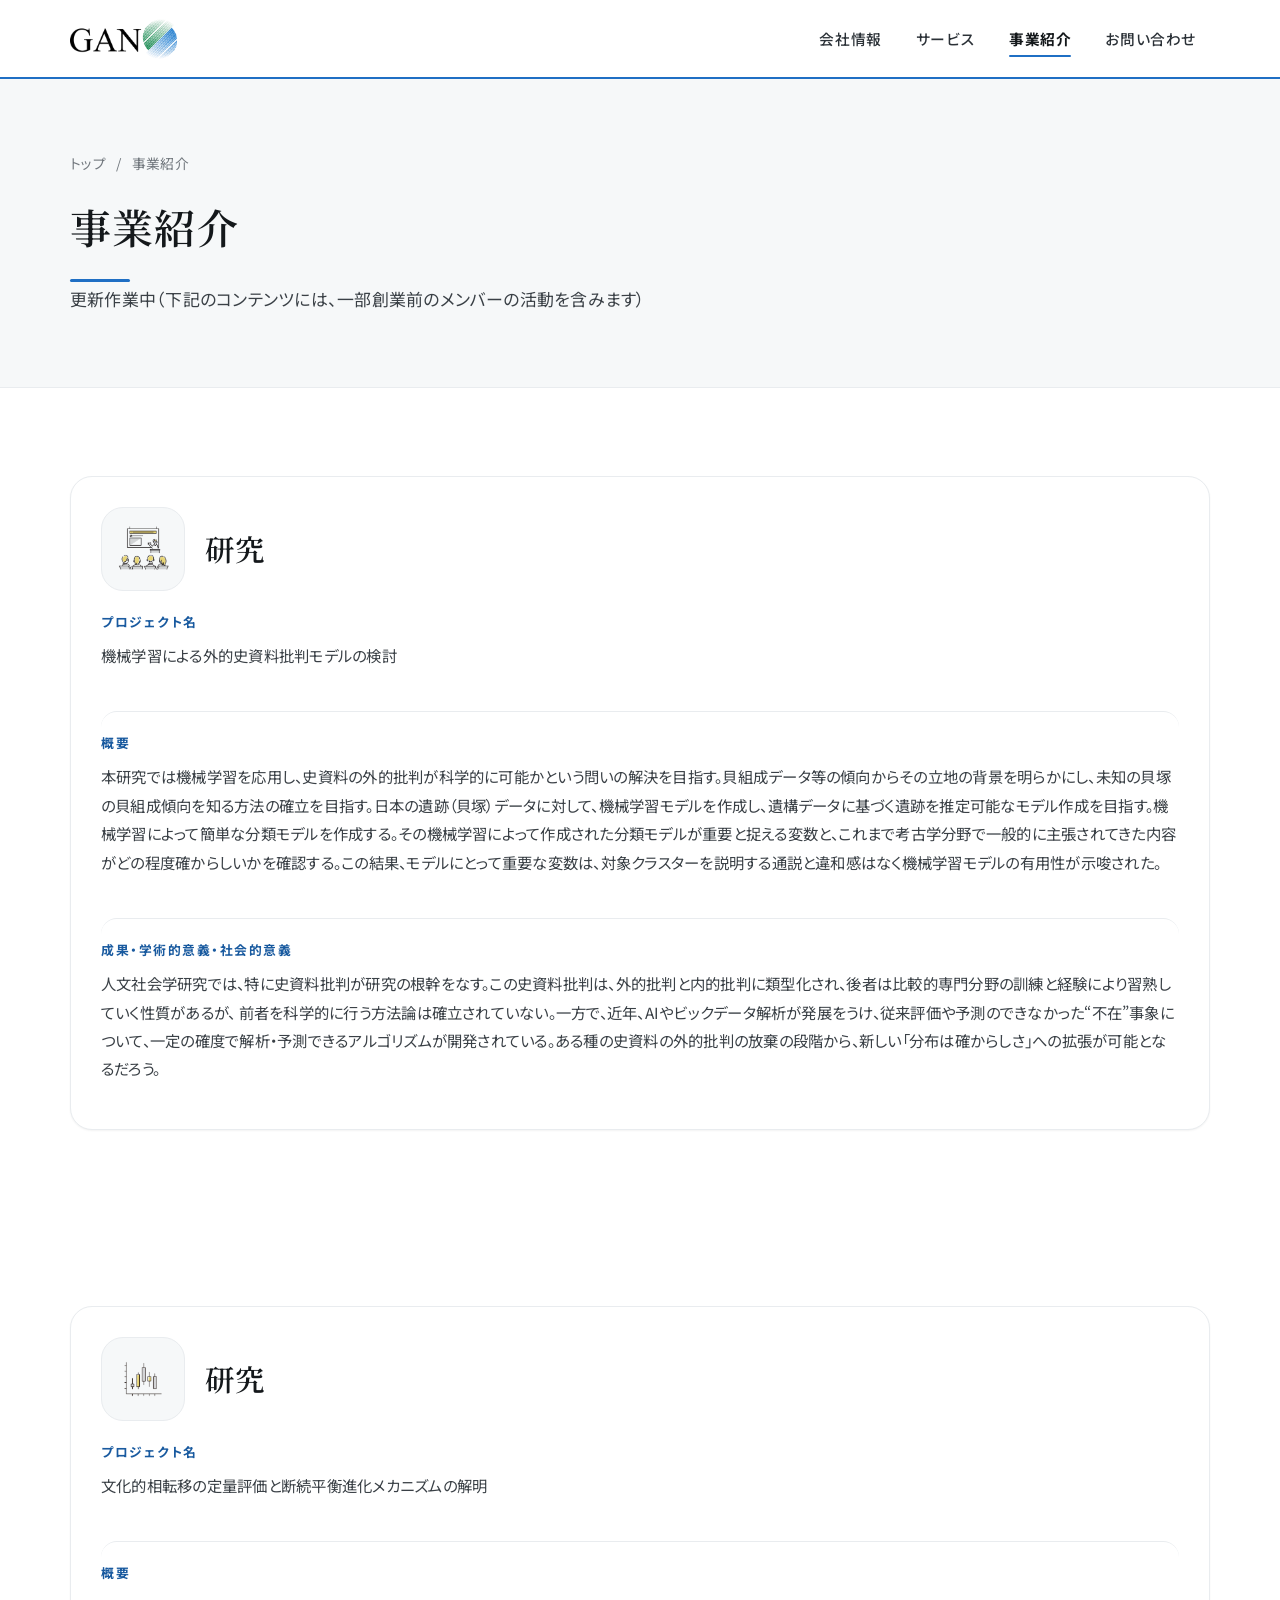
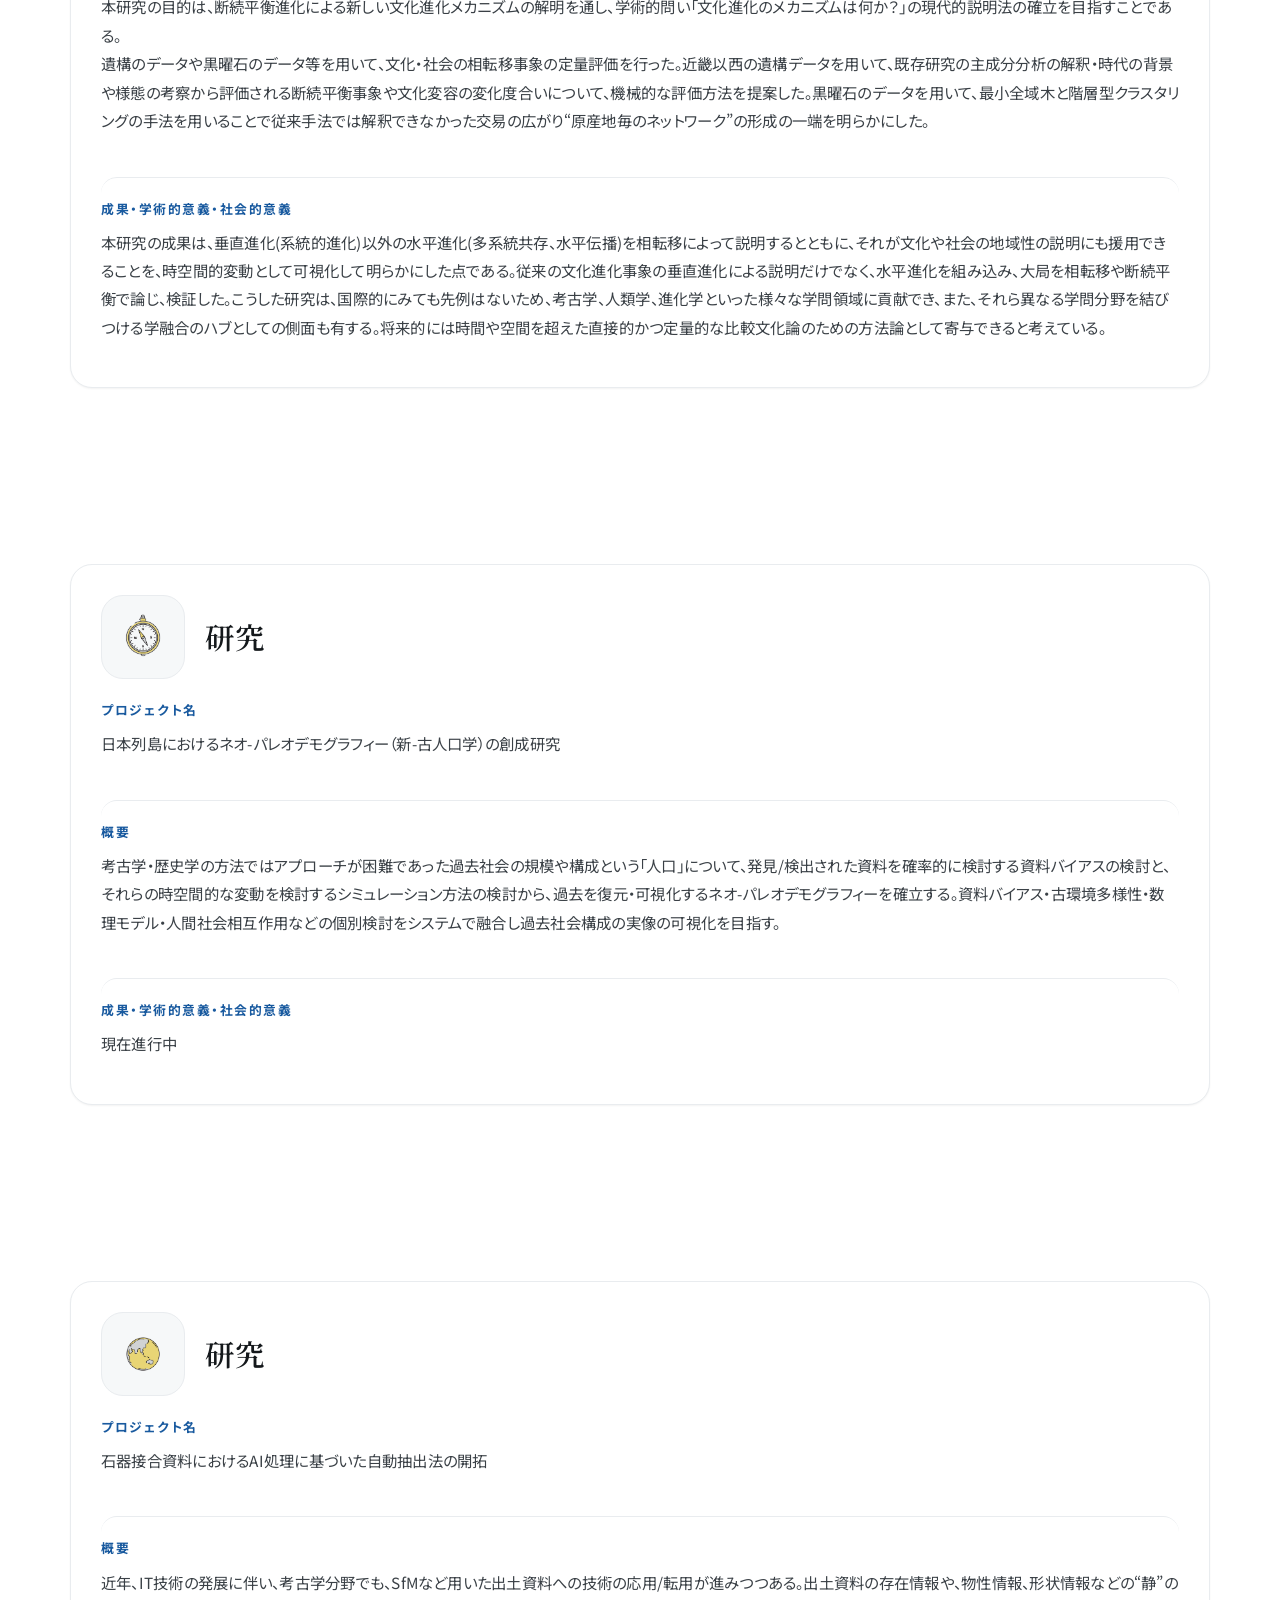
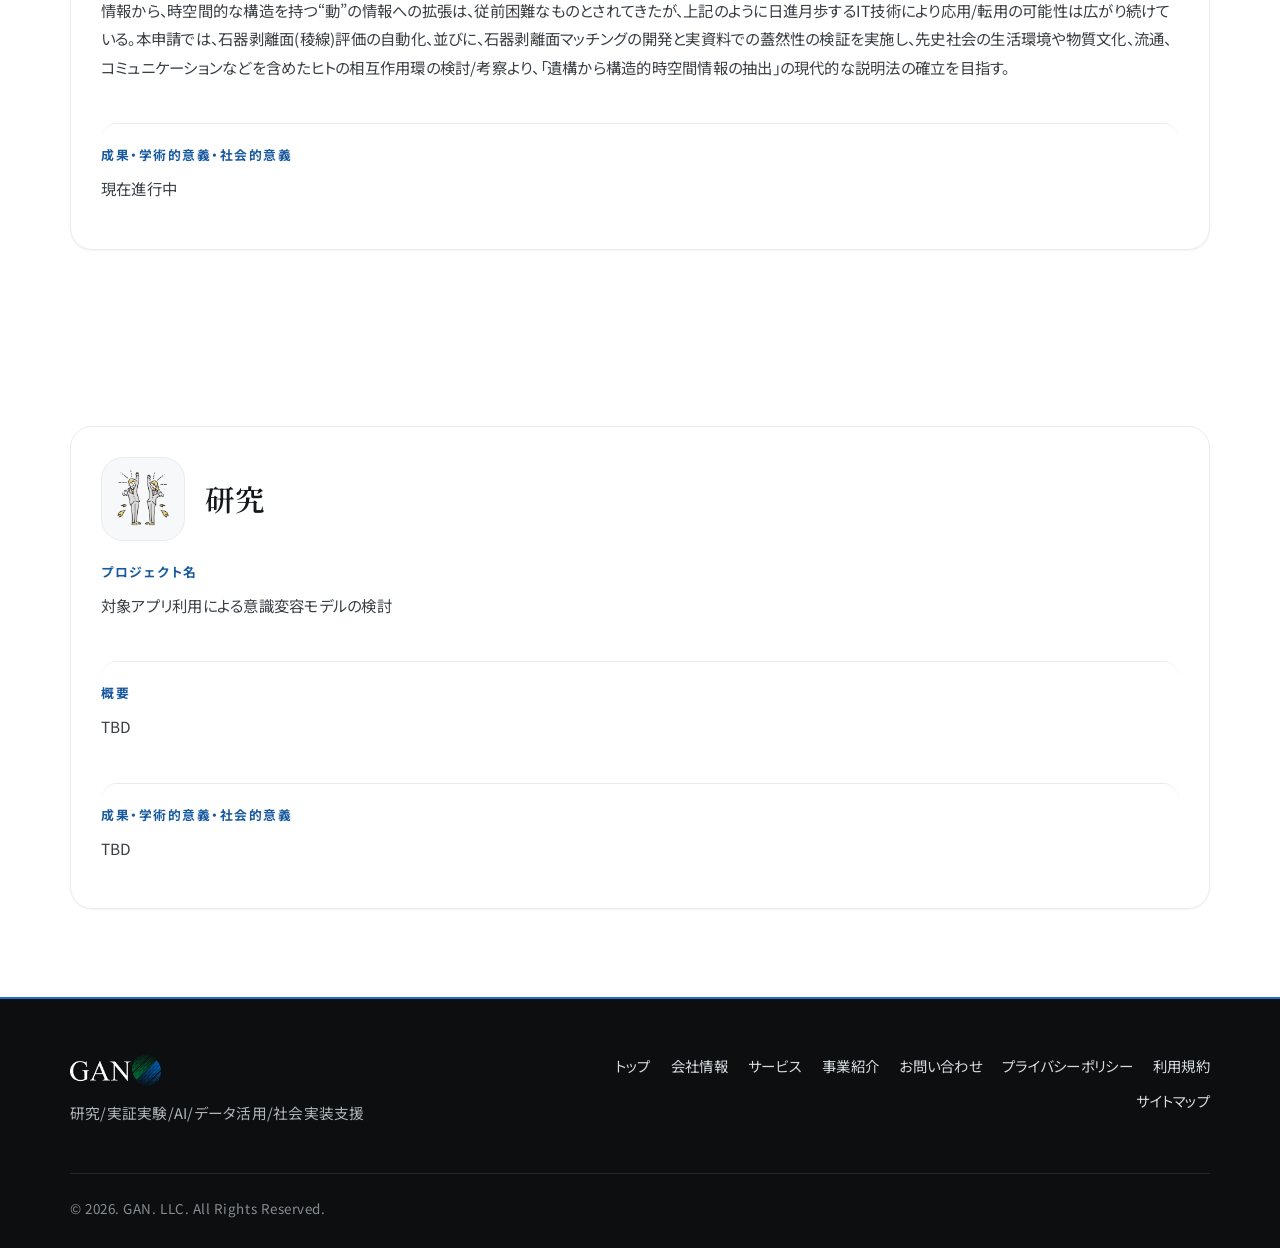
<file: services.html>
<!DOCTYPE html>
<html lang="ja">
<head>
  <meta charset="UTF-8">
  <meta name="viewport" content="width=device-width, initial-scale=1.0">
  <title>事業紹介｜合同会社GAN.</title>
  <meta name="description" content="合同会社GAN.が取り組む研究プロジェクト（機械学習・データ解析を用いた考古学・文化進化・古人口学などの研究）を紹介します。">
  <meta property="og:type" content="website">
  <meta property="og:title" content="事業紹介｜合同会社GAN.">
  <meta property="og:description" content="合同会社GAN.が取り組む研究プロジェクトを紹介します。">
  <meta property="og:url" content="https://gandot.co.jp/services.html">
  <!-- TODO: 公開時にOGP画像URLを設定する -->
  <!-- <meta property="og:image" content="https://example.com/ogp.png"> -->
  <meta property="og:site_name" content="合同会社GAN.">
  <meta name="twitter:card" content="summary_large_image">
  <meta name="twitter:title" content="事業紹介｜合同会社GAN.">
  <meta name="twitter:description" content="合同会社GAN.が取り組む研究プロジェクトを紹介します。">
  <!-- TODO: 公開時にOGP画像URLを設定する -->
  <!-- <meta name="twitter:image" content="https://example.com/ogp.png"> -->
  <link rel="stylesheet" href="/styles.css">
  <link rel="icon" type="image/png" href="/favicon.png">
  <link rel="canonical" href="https://gandot.co.jp/services.html">
</head>
<body>
<header class="site-header">
  <div class="container header-inner">
    <a class="logo" href="/" aria-label="合同会社GAN. トップページへ">
      <img class="logo-main" src="/logo.png" alt="合同会社GAN." width="107" height="40">
    </a>
    <button class="hamburger" type="button" aria-label="メニューを開閉" aria-expanded="false" aria-controls="global-nav"><span></span><span></span><span></span></button>
    <nav class="nav" id="global-nav" aria-label="グローバルナビゲーション">
      <a href="/company.html" class="">会社情報</a><a href="/support-areas.html" class="">サービス</a><a href="/services.html" class="is-current">事業紹介</a><a href="/contact.html" class="">お問い合わせ</a>
    </nav>
  </div>
</header>
<main>
  <section class="page-hero">
    <div class="container">
      <nav class="breadcrumb" aria-label="パンくず"><a href="/">トップ</a><span>/</span><span>事業紹介</span></nav>
      <h1>事業紹介</h1>
      <p class="lead">更新作業中（下記のコンテンツには、一部創業前のメンバーの活動を含みます）</p>
    </div>
  </section>
  <section class="section" id="dx-training">
    <div class="container">
      <article class="card detail-card">
        <div class="detail-head">
          <span class="detail-illust"><img src="/illust/training-presentation.png" alt="" width="64" height="64" loading="lazy" decoding="async"></span>
          <h2>研究</h2>
        </div>
        <div class="info-list">
          <div>
            <h3>プロジェクト名</h3>
            <p>機械学習による外的史資料批判モデルの検討</p>
          </div>
          <div>
            <h3>概要</h3>
            <p>本研究では機械学習を応用し、史資料の外的批判が科学的に可能かという問いの解決を目指す。貝組成データ等の傾向からその立地の背景を明らかにし、未知の貝塚の貝組成傾向を知る方法の確立を目指す。日本の遺跡（貝塚）データに対して、機械学習モデルを作成し、遺構データに基づく遺跡を推定可能なモデル作成を目指す。機械学習によって簡単な分類モデルを作成する。その機械学習によって作成された分類モデルが重要と捉える変数と、これまで考古学分野で一般的に主張されてきた内容がどの程度確からしいかを確認する。この結果、モデルにとって重要な変数は、対象クラスターを説明する通説と違和感はなく機械学習モデルの有用性が示唆された。</p>
          </div>
          <div>
            <h3>成果・学術的意義・社会的意義</h3>
            <p>人文社会学研究では、特に史資料批判が研究の根幹をなす。この史資料批判は、外的批判と内的批判に類型化され、後者は比較的専門分野の訓練と経験により習熟していく性質があるが、 前者を科学的に行う方法論は確立されていない。一方で、近年、AIやビックデータ解析が発展をうけ、従来評価や予測のできなかった“不在”事象について、一定の確度で解析・予測できるアルゴリズムが開発されている。ある種の史資料の外的批判の放棄の段階から、新しい「分布は確からしさ」への拡張が可能となるだろう。</p>
          </div>
        </div>
      </article>
    </div>
  </section>

  <section class="section" id="data-utilization">
    <div class="container">
      <article class="card detail-card">
        <div class="detail-head">
          <span class="detail-illust"><img src="/illust/data-chart.png" alt="" width="64" height="64" loading="lazy" decoding="async"></span>
          <h2>研究</h2>
        </div>
        <div class="info-list">
          <div>
            <h3>プロジェクト名</h3>
            <p>文化的相転移の定量評価と断続平衡進化メカニズムの解明</p>
          </div>
          <div>
            <h3>概要</h3>
            <p>本研究の目的は、断続平衡進化による新しい文化進化メカニズムの解明を通し、学術的問い「文化進化のメカニズムは何か？」の現代的説明法の確立を目指すことである。<br>遺構のデータや黒曜石のデータ等を用いて、文化・社会の相転移事象の定量評価を行った。近畿以西の遺構データを用いて、既存研究の主成分分析の解釈・時代の背景や様態の考察から評価される断続平衡事象や文化変容の変化度合いについて、機械的な評価方法を提案した。黒曜石のデータを用いて、最小全域木と階層型クラスタリングの手法を用いることで従来手法では解釈できなかった交易の広がり“原産地毎のネットワーク”の形成の一端を明らかにした。</p>
          </div>
          <div>
            <h3>成果・学術的意義・社会的意義</h3>
            <p>本研究の成果は、垂直進化(系統的進化)以外の水平進化(多系統共存、水平伝播)を相転移によって説明するとともに、それが文化や社会の地域性の説明にも援用できることを、時空間的変動として可視化して明らかにした点である。従来の文化進化事象の垂直進化による説明だけでなく、水平進化を組み込み、大局を相転移や断続平衡で論じ、検証した。こうした研究は、国際的にみても先例はないため、考古学、人類学、進化学といった様々な学問領域に貢献でき、また、それら異なる学問分野を結びつける学融合のハブとしての側面も有する。将来的には時間や空間を超えた直接的かつ定量的な比較文化論のための方法論として寄与できると考えている。</p>
          </div>
        </div>
      </article>
    </div>
  </section>

  <section class="section" id="poc">
    <div class="container">
      <article class="card detail-card">
        <div class="detail-head">
          <span class="detail-illust"><img src="/illust/compass-direction.png" alt="" width="64" height="64" loading="lazy" decoding="async"></span>
          <h2>研究</h2>
        </div>
        <div class="info-list">
          <div>
            <h3>プロジェクト名</h3>
            <p>日本列島におけるネオ-パレオデモグラフィー（新-古人口学）の創成研究</p>
          </div>
          <div>
            <h3>概要</h3>
            <p>考古学・歴史学の方法ではアプローチが困難であった過去社会の規模や構成という「人口」について、発見/検出された資料を確率的に検討する資料バイアスの検討と、それらの時空間的な変動を検討するシミュレーション方法の検討から、過去を復元・可視化するネオ-パレオデモグラフィーを確立する。資料バイアス・古環境多様性・数理モデル・人間社会相互作用などの個別検討をシステムで融合し過去社会構成の実像の可視化を目指す。</p>
          </div>
          <div>
            <h3>成果・学術的意義・社会的意義</h3>
            <p>現在進行中</p>
          </div>
        </div>
      </article>
    </div>
  </section>

  <section class="section" id="research-implementation">
    <div class="container">
      <article class="card detail-card">
        <div class="detail-head">
          <span class="detail-illust"><img src="/illust/globe.png" alt="" width="64" height="64" loading="lazy" decoding="async"></span>
          <h2>研究</h2>
        </div>
        <div class="info-list">
          <div>
            <h3>プロジェクト名</h3>
            <p>石器接合資料におけるAI処理に基づいた自動抽出法の開拓</p>
          </div>
          <div>
            <h3>概要</h3>
            <p>近年、IT技術の発展に伴い、考古学分野でも、SfMなど用いた出土資料への技術の応用/転用が進みつつある。出土資料の存在情報や、物性情報、形状情報などの“静”の情報から、時空間的な構造を持つ“動”の情報への拡張は、従前困難なものとされてきたが、上記のように日進月歩するIT技術により応用/転用の可能性は広がり続けている。本申請では、石器剥離面(稜線)評価の自動化、並びに、石器剥離面マッチングの開発と実資料での蓋然性の検証を実施し、先史社会の生活環境や物質文化、流通、コミュニケーションなどを含めたヒトの相互作用環の検討/考察より、「遺構から構造的時空間情報の抽出」の現代的な説明法の確立を目指す。</p>
          </div>
          <div>
            <h3>成果・学術的意義・社会的意義</h3>
            <p>現在進行中</p>
          </div>
        </div>
      </article>
    </div>
  </section>

  <section class="section" id="project-support">
    <div class="container">
      <article class="card detail-card">
        <div class="detail-head">
          <span class="detail-illust"><img src="/illust/team-success.png" alt="" width="64" height="64" loading="lazy" decoding="async"></span>
          <h2>研究</h2>
        </div>
        <div class="info-list">
          <div>
            <h3>プロジェクト名</h3>
            <p>対象アプリ利用による意識変容モデルの検討</p>
          </div>
          <div>
            <h3>概要</h3>
            <p>TBD</p>
          </div>
          <div>
            <h3>成果・学術的意義・社会的意義</h3>
            <p>TBD</p>
          </div>
        </div>
      </article>
    </div>
  </section>

</main>
<footer class="site-footer">
  <div class="container footer-inner">
    <div>
      <p class="footer-logo"><img class="footer-logo-img" src="/logo-white.png" alt="合同会社GAN."></p>
      <p>研究/実証実験/AI/データ活用/社会実装支援</p>
    </div>
    <nav class="footer-nav" aria-label="フッターナビゲーション">
      <a href="/">トップ</a>
      <a href="/company.html">会社情報</a>
      <a href="/support-areas.html">サービス</a>
      <a href="/services.html">事業紹介</a>
      <a href="/contact.html">お問い合わせ</a>
      <a href="/privacy.html">プライバシーポリシー</a>
      <a href="/terms.html">利用規約</a>
      <a href="/sitemap.html">サイトマップ</a>
    </nav>
  </div>
  <div class="container copyright">© 2026. GAN. LLC. All Rights Reserved.</div>
</footer>
<script src="/script.js"></script>
</body>
</html>
</file>
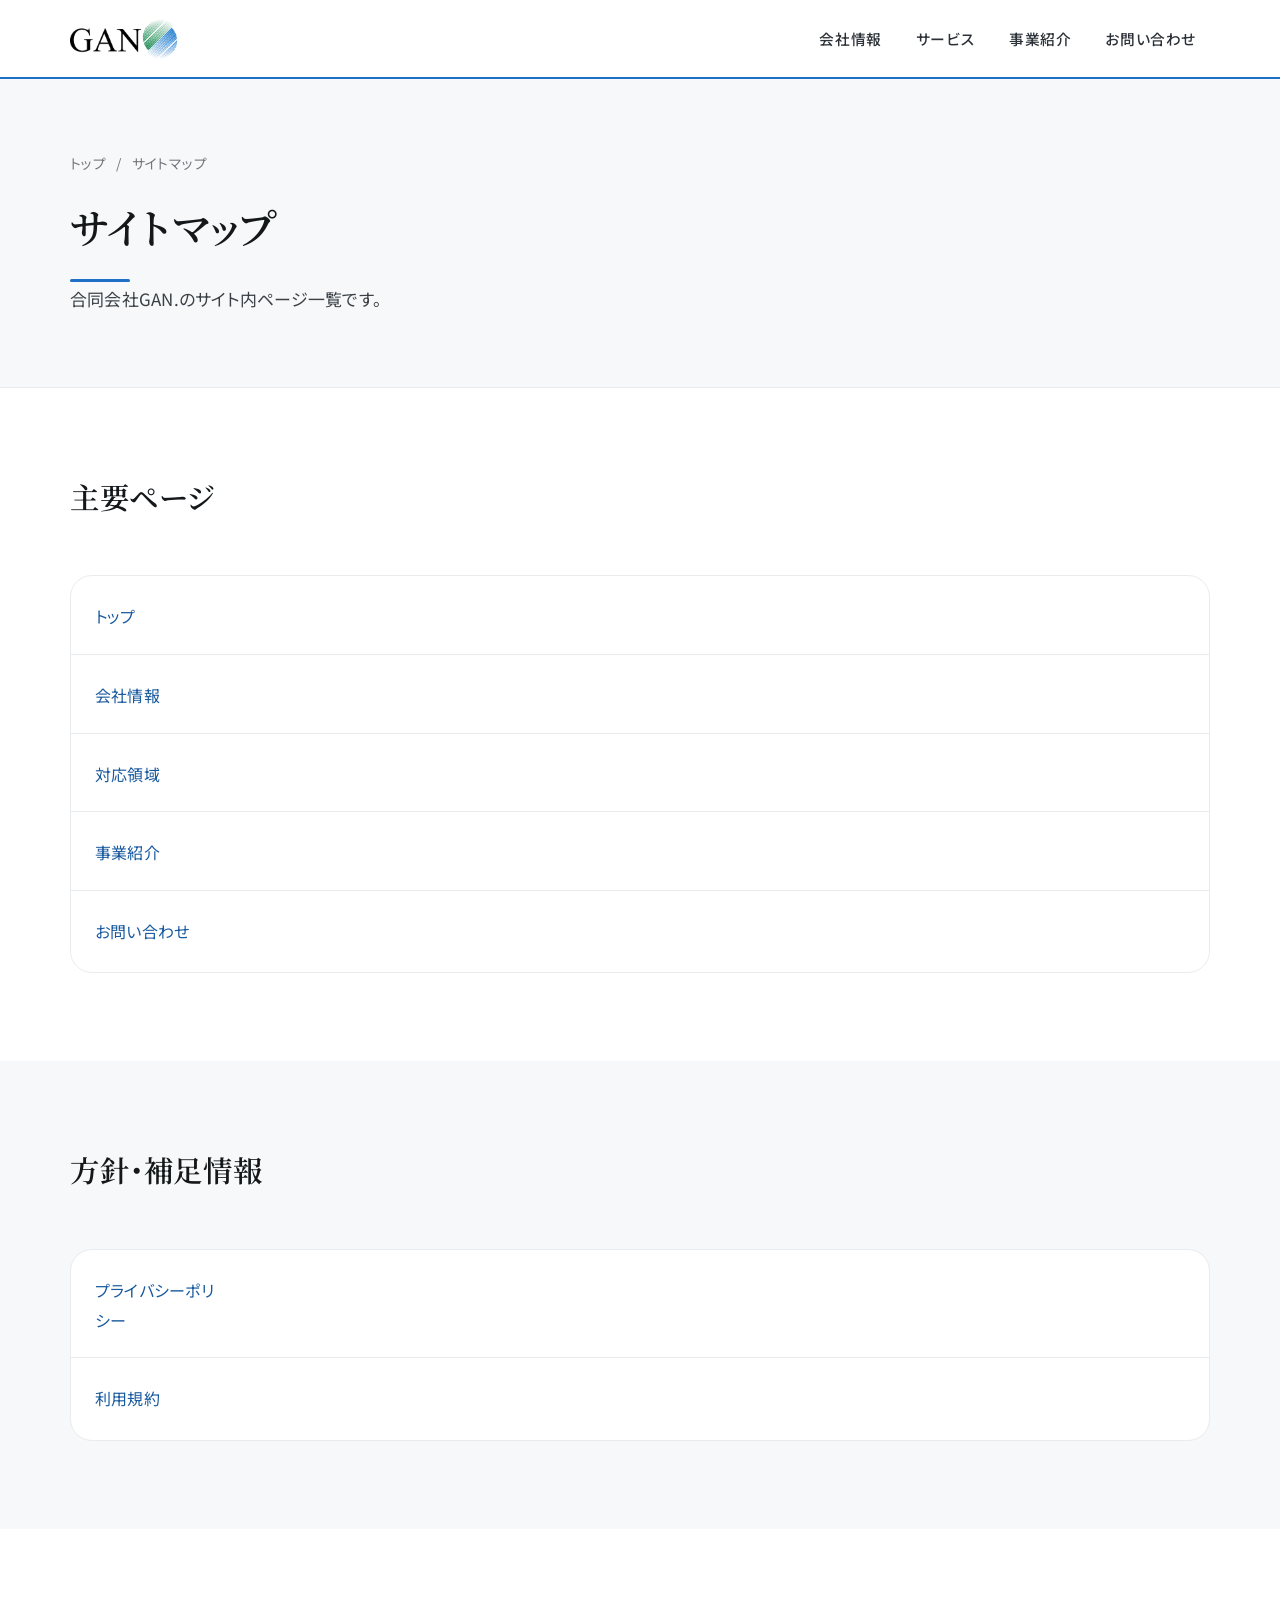
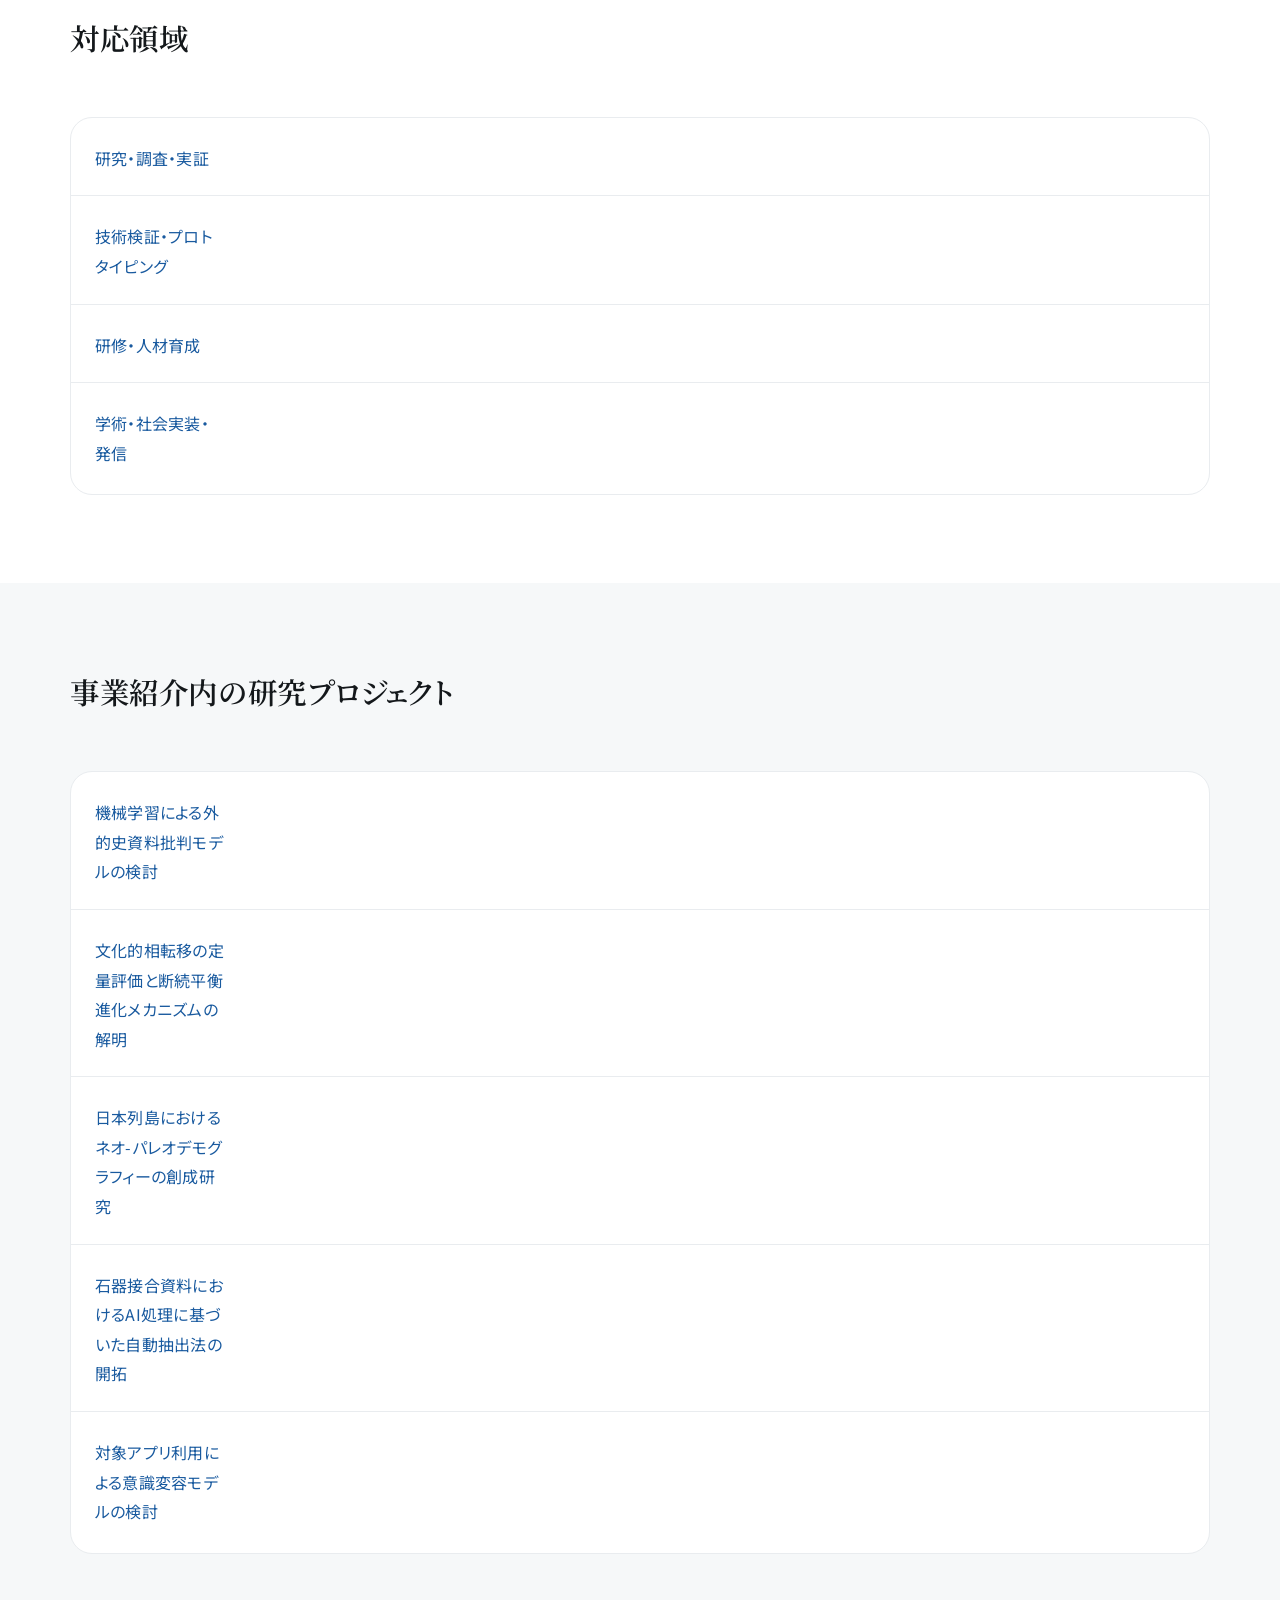
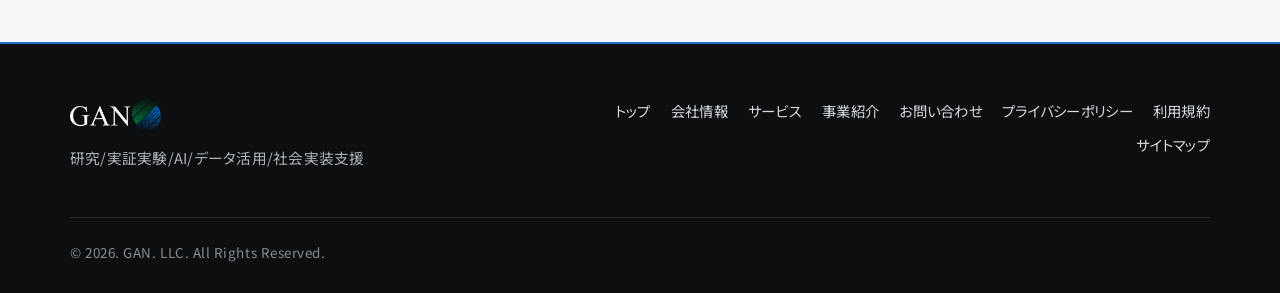
<file: sitemap.html>
<!DOCTYPE html>
<html lang="ja">
<head>
  <meta charset="UTF-8">
  <meta name="viewport" content="width=device-width, initial-scale=1.0">
  <title>サイトマップ｜合同会社GAN.</title>
  <meta name="description" content="合同会社GAN.のサイト内ページ一覧です。">
  <meta property="og:type" content="website">
  <meta property="og:title" content="サイトマップ｜合同会社GAN.">
  <meta property="og:description" content="合同会社GAN.のサイト内ページ一覧です。">
  <meta property="og:url" content="https://gandot.co.jp/sitemap.html">
  <!-- TODO: 公開時にOGP画像URLを設定する -->
  <!-- <meta property="og:image" content="https://example.com/ogp.png"> -->
  <meta property="og:site_name" content="合同会社GAN.">
  <meta name="twitter:card" content="summary_large_image">
  <meta name="twitter:title" content="サイトマップ｜合同会社GAN.">
  <meta name="twitter:description" content="合同会社GAN.のサイト内ページ一覧です。">
  <!-- TODO: 公開時にOGP画像URLを設定する -->
  <!-- <meta name="twitter:image" content="https://example.com/ogp.png"> -->
  <link rel="stylesheet" href="/styles.css">
  <link rel="icon" type="image/png" href="/favicon.png">
  <link rel="canonical" href="https://gandot.co.jp/sitemap.html">
</head>
<body>
<header class="site-header">
  <div class="container header-inner">
    <a class="logo" href="/" aria-label="合同会社GAN. トップページへ">
      <img class="logo-main" src="/logo.png" alt="合同会社GAN." width="107" height="40">
    </a>
    <button class="hamburger" type="button" aria-label="メニューを開閉" aria-expanded="false" aria-controls="global-nav"><span></span><span></span><span></span></button>
    <nav class="nav" id="global-nav" aria-label="グローバルナビゲーション">
      <a href="/company.html" class="">会社情報</a><a href="/support-areas.html" class="">サービス</a><a href="/services.html" class="">事業紹介</a><a href="/contact.html" class="">お問い合わせ</a>
    </nav>
  </div>
</header>
<main>
  <section class="page-hero">
    <div class="container">
      <nav class="breadcrumb" aria-label="パンくず"><a href="/">トップ</a><span>/</span><span>サイトマップ</span></nav>
      <h1>サイトマップ</h1>
      <p class="lead">合同会社GAN.のサイト内ページ一覧です。</p>
    </div>
  </section>
  <section class="section">
    <div class="container">
      <div class="section-head"><h2>主要ページ</h2></div>
      <ul class="news-list large">
        <li><a href="/">トップ</a></li>
        <li><a href="/company.html">会社情報</a></li>
        <li><a href="/support-areas.html">対応領域</a></li>
        <li><a href="/services.html">事業紹介</a></li>
        <li><a href="/contact.html">お問い合わせ</a></li>
      </ul>
    </div>
  </section>
  <section class="section light">
    <div class="container">
      <div class="section-head"><h2>方針・補足情報</h2></div>
      <ul class="news-list large">
        <li><a href="/privacy.html">プライバシーポリシー</a></li>
        <li><a href="/terms.html">利用規約</a></li>
      </ul>
    </div>
  </section>
  <section class="section">
    <div class="container">
      <div class="section-head"><h2>対応領域</h2></div>
      <ul class="news-list large">
        <li><a href="/support-areas.html#research">研究・調査・実証</a></li>
        <li><a href="/support-areas.html#development">技術検証・プロトタイピング</a></li>
        <li><a href="/support-areas.html#training">研修・人材育成</a></li>
        <li><a href="/support-areas.html#academic">学術・社会実装・発信</a></li>
      </ul>
    </div>
  </section>
  <section class="section light">
    <div class="container">
      <div class="section-head"><h2>事業紹介内の研究プロジェクト</h2></div>
      <ul class="news-list large">
        <li><a href="/services.html#dx-training">機械学習による外的史資料批判モデルの検討</a></li>
        <li><a href="/services.html#data-utilization">文化的相転移の定量評価と断続平衡進化メカニズムの解明</a></li>
        <li><a href="/services.html#poc">日本列島におけるネオ-パレオデモグラフィーの創成研究</a></li>
        <li><a href="/services.html#research-implementation">石器接合資料におけるAI処理に基づいた自動抽出法の開拓</a></li>
        <li><a href="/services.html#project-support">対象アプリ利用による意識変容モデルの検討</a></li>
      </ul>
    </div>
  </section>
</main>
<footer class="site-footer">
  <div class="container footer-inner">
    <div>
      <p class="footer-logo"><img class="footer-logo-img" src="/logo-white.png" alt="合同会社GAN."></p>
      <p>研究/実証実験/AI/データ活用/社会実装支援</p>
    </div>
    <nav class="footer-nav" aria-label="フッターナビゲーション">
      <a href="/">トップ</a>
      <a href="/company.html">会社情報</a>
      <a href="/support-areas.html">サービス</a>
      <a href="/services.html">事業紹介</a>
      <a href="/contact.html">お問い合わせ</a>
      <a href="/privacy.html">プライバシーポリシー</a>
      <a href="/terms.html">利用規約</a>
      <a href="/sitemap.html">サイトマップ</a>
    </nav>
  </div>
  <div class="container copyright">© 2026. GAN. LLC. All Rights Reserved.</div>
</footer>
<script src="/script.js"></script>
</body>
</html>
</file>
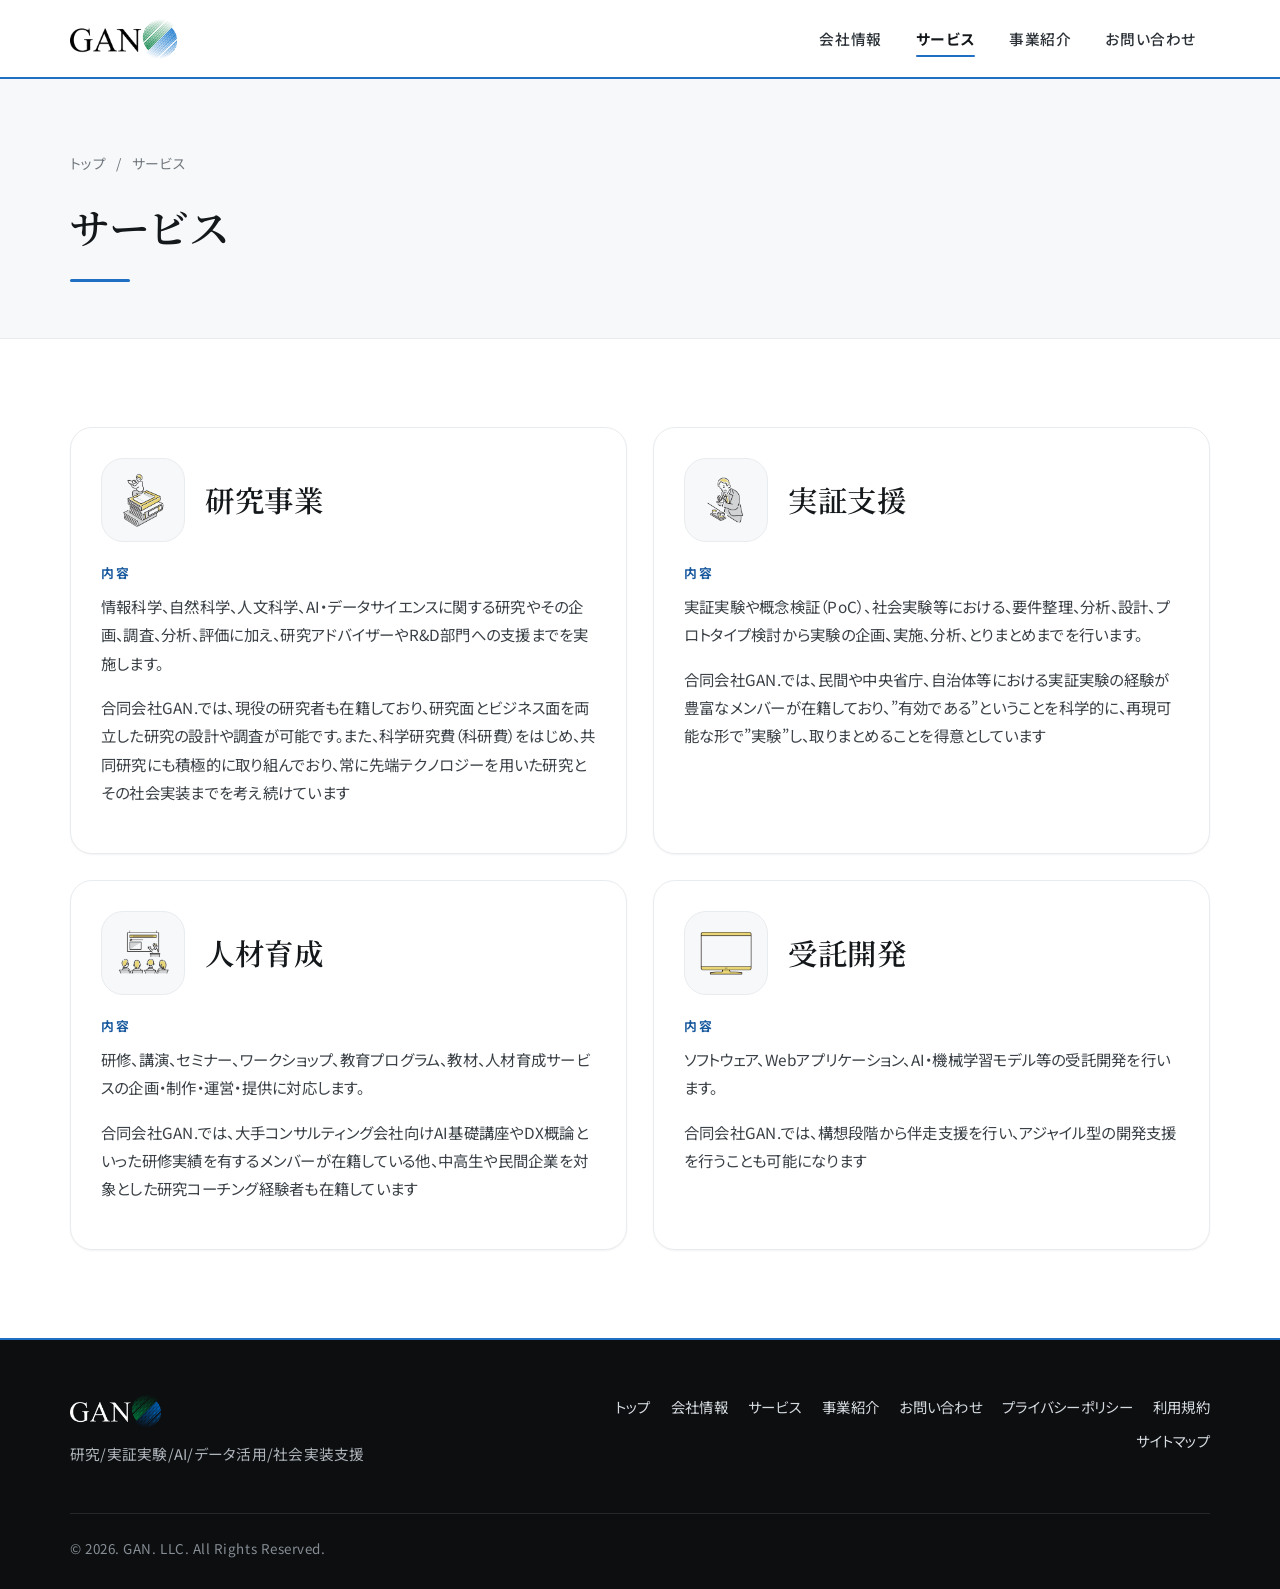
<file: support-areas.html>
<!DOCTYPE html>
<html lang="ja">
<head>
  <meta charset="UTF-8">
  <meta name="viewport" content="width=device-width, initial-scale=1.0">
  <title>サービス｜合同会社GAN.</title>
  <meta name="description" content="合同会社GAN.が支援できる業務領域（研究・調査・実証／技術検証・プロトタイピング／研修・人材育成／学術・社会実装・発信）を整理しています。">
  <meta property="og:type" content="website">
  <meta property="og:title" content="サービス｜合同会社GAN.">
  <meta property="og:description" content="合同会社GAN.が支援できる業務領域（研究・調査・実証／技術検証・プロトタイピング／研修・人材育成／学術・社会実装・発信）を整理しています。">
  <meta property="og:url" content="https://gandot.co.jp/support-areas.html">
  <!-- TODO: 公開時にOGP画像URLを設定する -->
  <!-- <meta property="og:image" content="https://example.com/ogp.png"> -->
  <meta property="og:site_name" content="合同会社GAN.">
  <meta name="twitter:card" content="summary_large_image">
  <meta name="twitter:title" content="サービス｜合同会社GAN.">
  <meta name="twitter:description" content="合同会社GAN.が支援できる業務領域を整理しています。">
  <!-- TODO: 公開時にOGP画像URLを設定する -->
  <!-- <meta name="twitter:image" content="https://example.com/ogp.png"> -->
  <link rel="stylesheet" href="/styles.css">
  <link rel="icon" type="image/png" href="/favicon.png">
  <link rel="canonical" href="https://gandot.co.jp/support-areas.html">
</head>
<body>
<header class="site-header">
  <div class="container header-inner">
    <a class="logo" href="/" aria-label="合同会社GAN. トップページへ">
      <img class="logo-main" src="/logo.png" alt="合同会社GAN." width="107" height="40">
    </a>
    <button class="hamburger" type="button" aria-label="メニューを開閉" aria-expanded="false" aria-controls="global-nav"><span></span><span></span><span></span></button>
    <nav class="nav" id="global-nav" aria-label="グローバルナビゲーション">
      <a href="/company.html" class="">会社情報</a><a href="/support-areas.html" class="is-current">サービス</a><a href="/services.html" class="">事業紹介</a><a href="/contact.html" class="">お問い合わせ</a>
    </nav>
  </div>
</header>
<main>
  <section class="page-hero">
    <div class="container">
      <nav class="breadcrumb" aria-label="パンくず"><a href="/">トップ</a><span>/</span><span>サービス</span></nav>
      <h1>サービス</h1>
    </div>
  </section>
  <section class="section">
    <div class="container">
      <div class="card-grid two service-grid">
        <article class="card detail-card" id="research">
          <div class="detail-head">
            <span class="detail-illust"><img src="/illust/research-study.png" alt="" width="64" height="64" loading="lazy" decoding="async"></span>
            <h2>研究事業</h2>
          </div>
          <div class="info-list">
            <div><h3>内容</h3><p>情報科学、自然科学、人文科学、AI・データサイエンスに関する研究やその企画、調査、分析、評価に加え、研究アドバイザーやR&amp;D部門への支援までを実施します。</p><p>合同会社GAN.では、現役の研究者も在籍しており、研究面とビジネス面を両立した研究の設計や調査が可能です。また、科学研究費（科研費）をはじめ、共同研究にも積極的に取り組んでおり、常に先端テクノロジーを用いた研究とその社会実装までを考え続けています</p></div>
          </div>
        </article>
        <article class="card detail-card" id="development">
          <div class="detail-head">
            <span class="detail-illust"><img src="/illust/science-lab.png" alt="" width="64" height="64" loading="lazy" decoding="async"></span>
            <h2>実証支援</h2>
          </div>
          <div class="info-list">
            <div><h3>内容</h3><p>実証実験や概念検証（PoC）、社会実験等における、要件整理、分析、設計、プロトタイプ検討から実験の企画、実施、分析、とりまとめまでを行います。</p><p>合同会社GAN.では、民間や中央省庁、自治体等における実証実験の経験が豊富なメンバーが在籍しており、”有効である”ということを科学的に、再現可能な形で”実験”し、取りまとめることを得意としています</p></div>
          </div>
        </article>
        <article class="card detail-card" id="training">
          <div class="detail-head">
            <span class="detail-illust"><img src="/illust/training-presentation.png" alt="" width="64" height="64" loading="lazy" decoding="async"></span>
            <h2>人材育成</h2>
          </div>
          <div class="info-list">
            <div><h3>内容</h3><p>研修、講演、セミナー、ワークショップ、教育プログラム、教材、人材育成サービスの企画・制作・運営・提供に対応します。</p><p>合同会社GAN.では、大手コンサルティング会社向けAI基礎講座やDX概論といった研修実績を有するメンバーが在籍している他、中高生や民間企業を対象とした研究コーチング経験者も在籍しています</p></div>
          </div>
        </article>
        <article class="card detail-card" id="academic">
          <div class="detail-head">
            <span class="detail-illust"><img src="/illust/computer-screen.png" alt="" width="64" height="64" loading="lazy" decoding="async"></span>
            <h2>受託開発</h2>
          </div>
          <div class="info-list">
            <div><h3>内容</h3><p>ソフトウェア、Webアプリケーション、AI・機械学習モデル等の受託開発を行います。</p><p>合同会社GAN.では、構想段階から伴走支援を行い、アジャイル型の開発支援を行うことも可能になります</p></div>
          </div>
        </article>
      </div>
    </div>
  </section>
</main>
<footer class="site-footer">
  <div class="container footer-inner">
    <div>
      <p class="footer-logo"><img class="footer-logo-img" src="/logo-white.png" alt="合同会社GAN."></p>
      <p>研究/実証実験/AI/データ活用/社会実装支援</p>
    </div>
    <nav class="footer-nav" aria-label="フッターナビゲーション">
      <a href="/">トップ</a>
      <a href="/company.html">会社情報</a>
      <a href="/support-areas.html">サービス</a>
      <a href="/services.html">事業紹介</a>
      <a href="/contact.html">お問い合わせ</a>
      <a href="/privacy.html">プライバシーポリシー</a>
      <a href="/terms.html">利用規約</a>
      <a href="/sitemap.html">サイトマップ</a>
    </nav>
  </div>
  <div class="container copyright">© 2026. GAN. LLC. All Rights Reserved.</div>
</footer>
<script src="/script.js"></script>
</body>
</html>
</file>
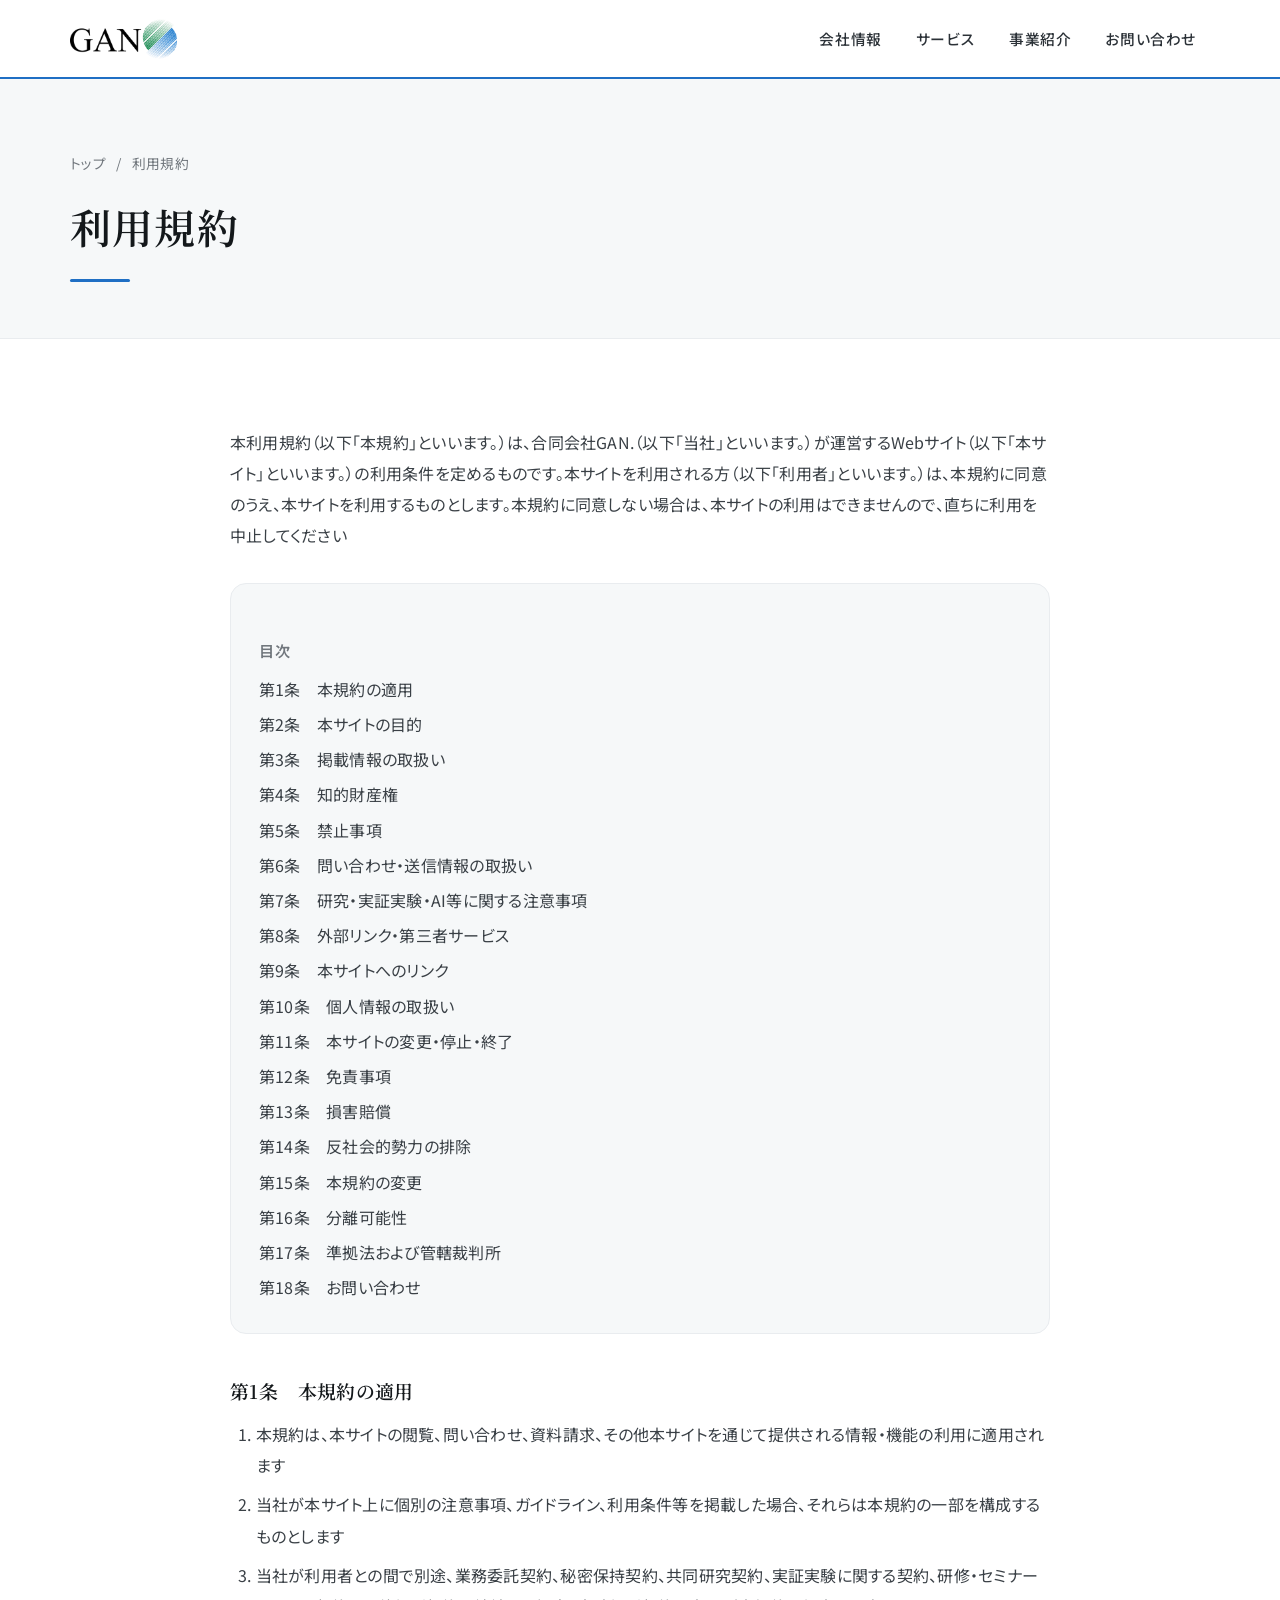
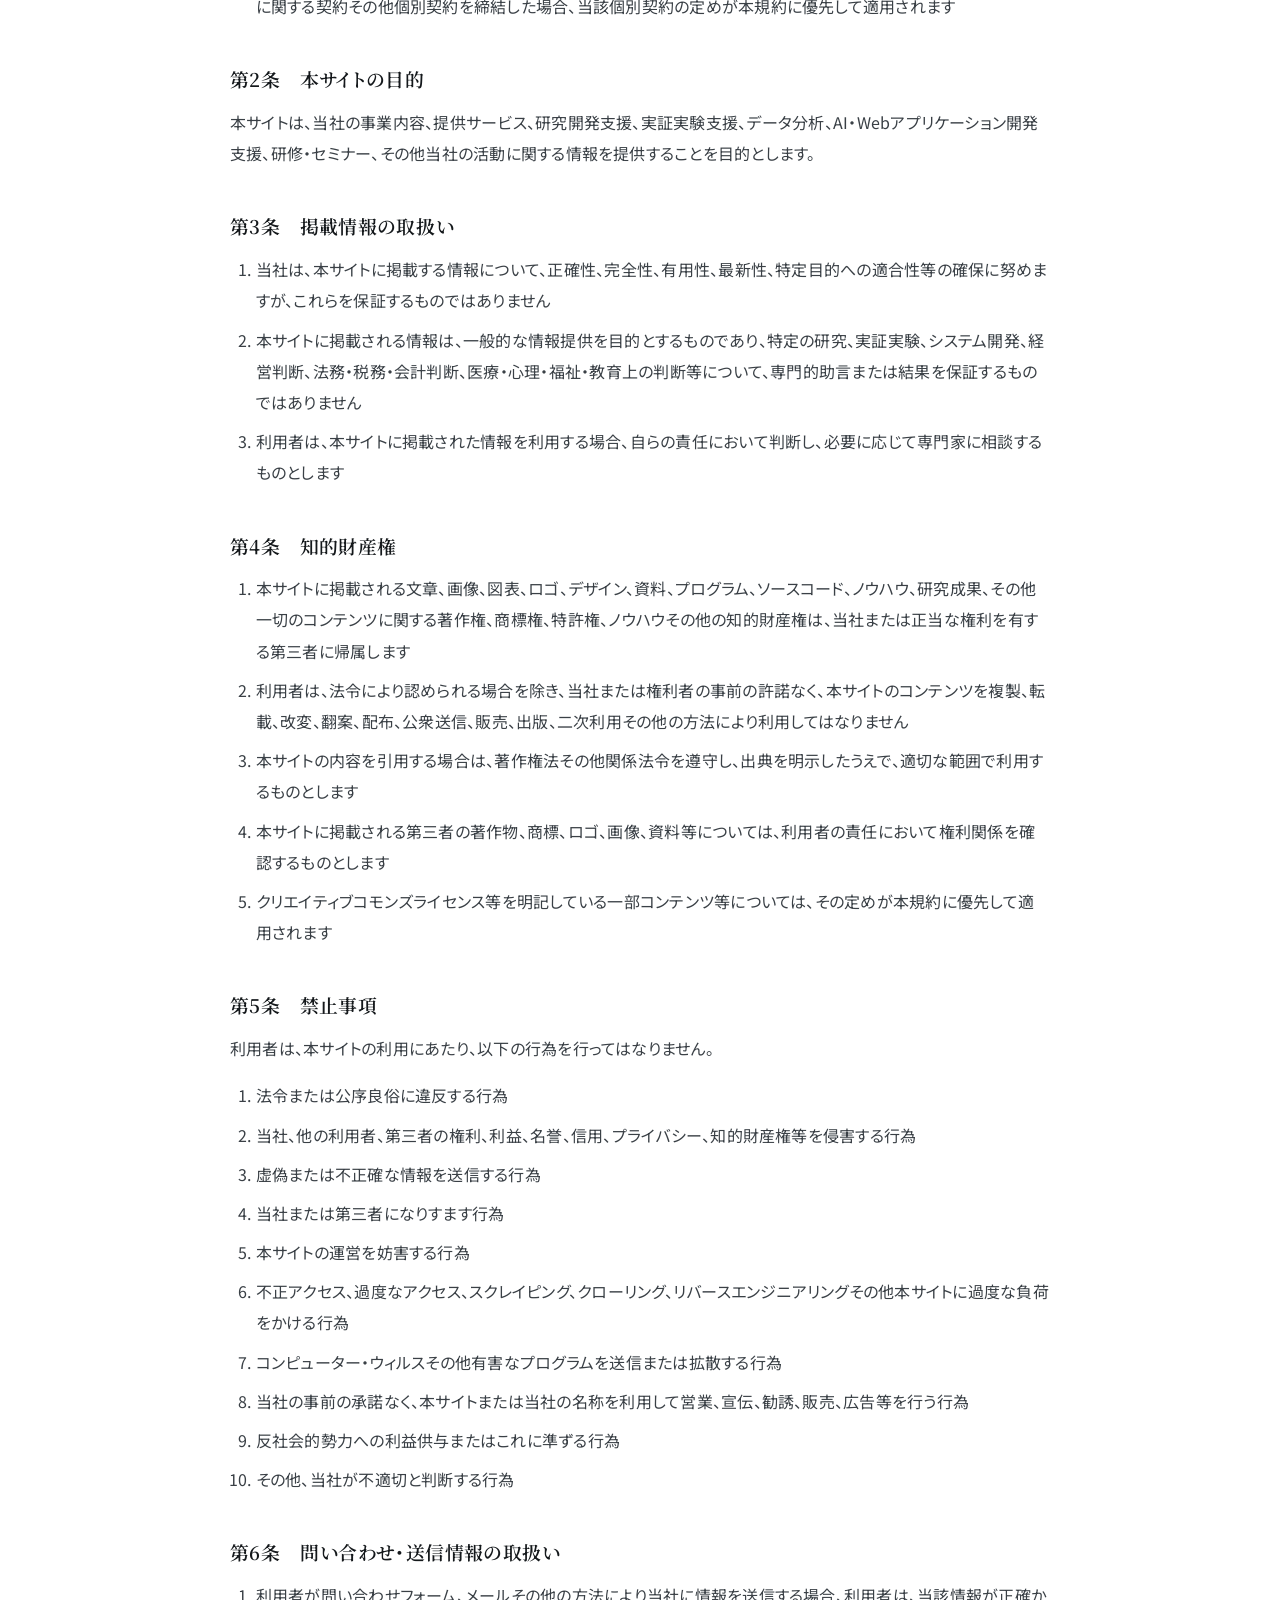
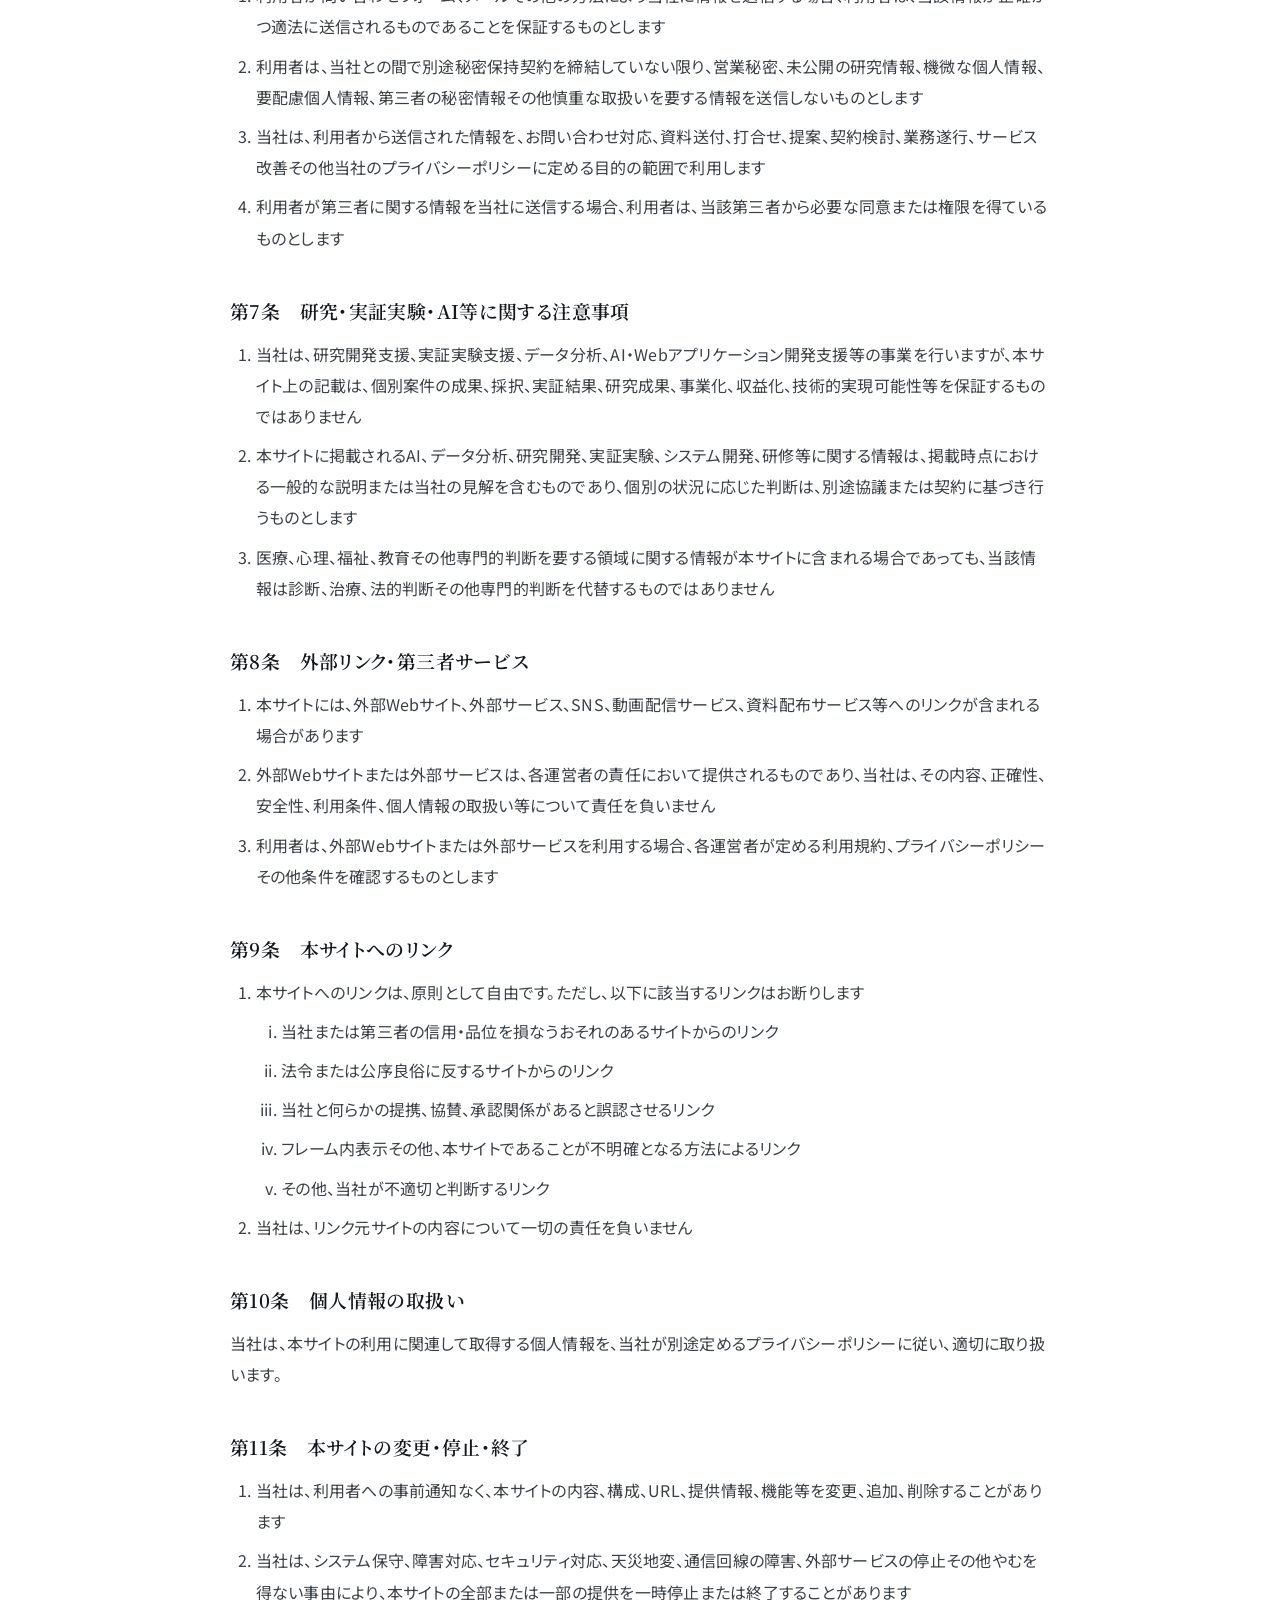
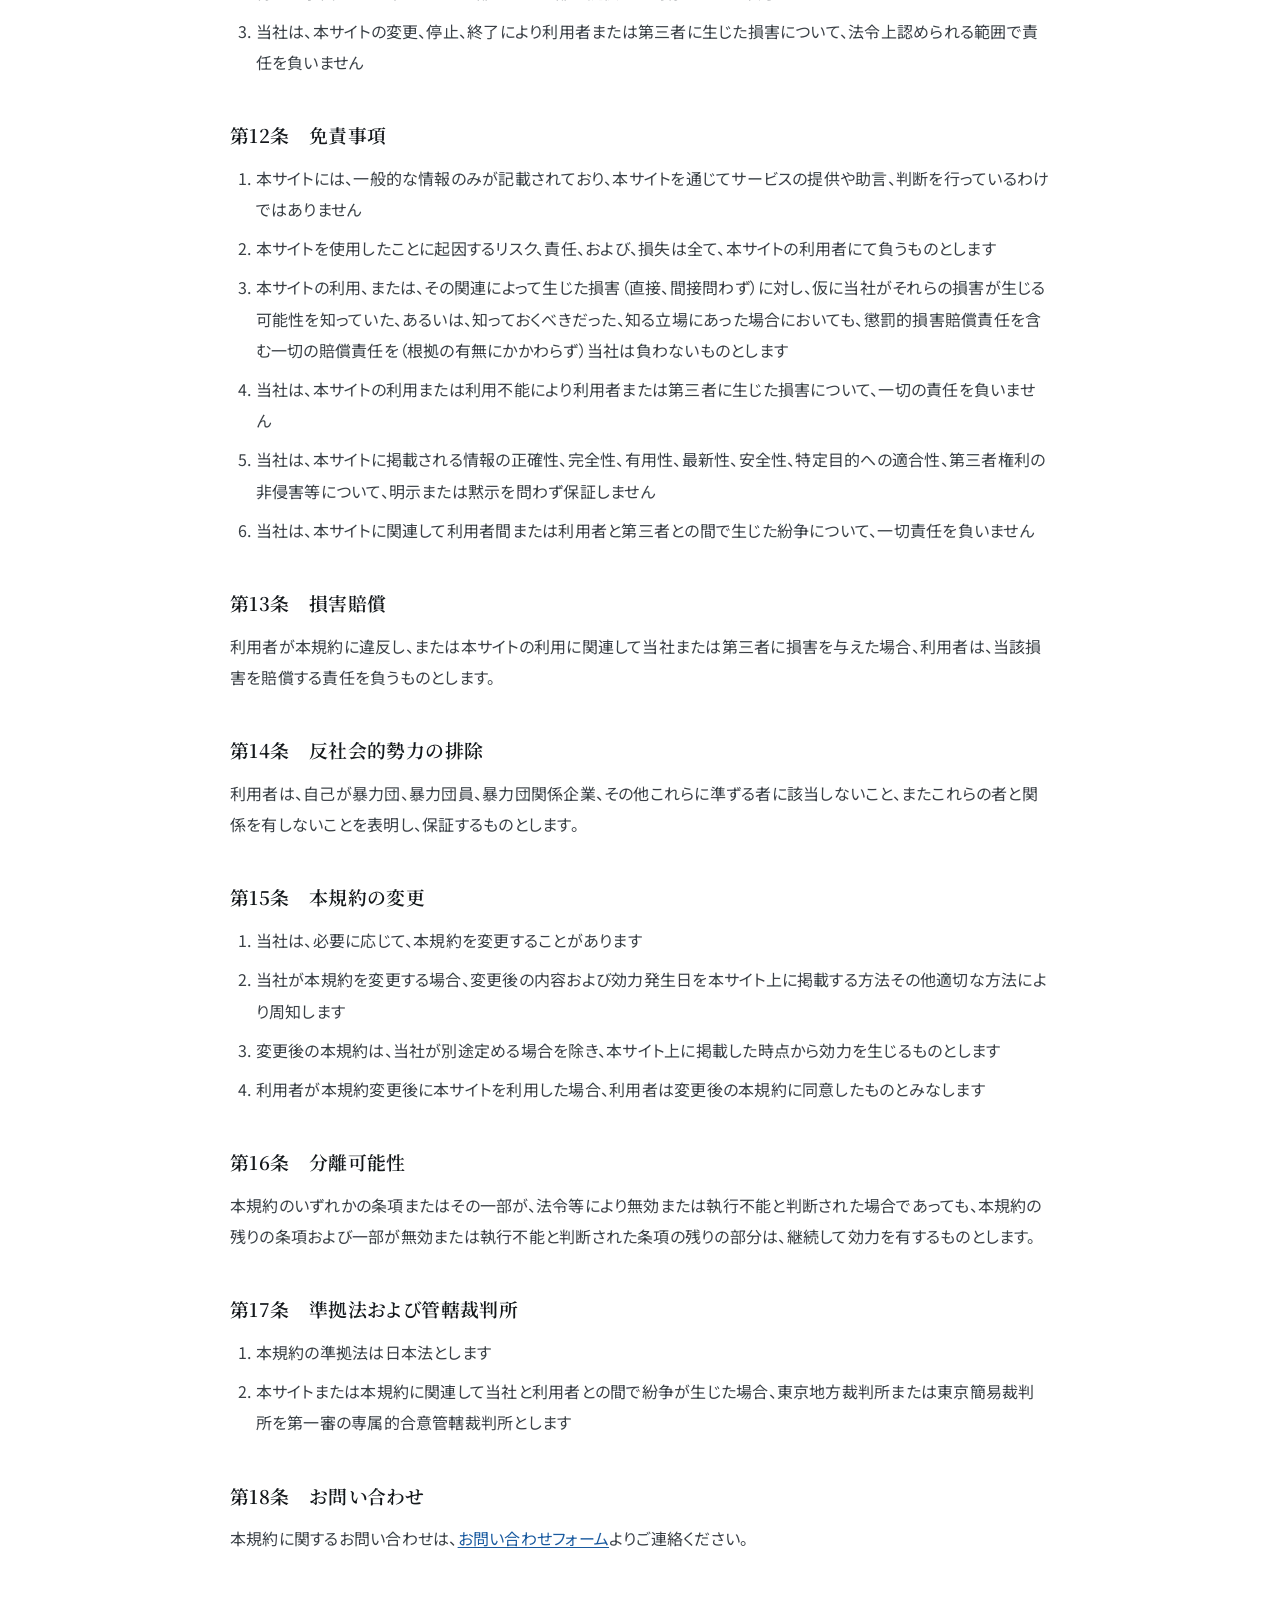
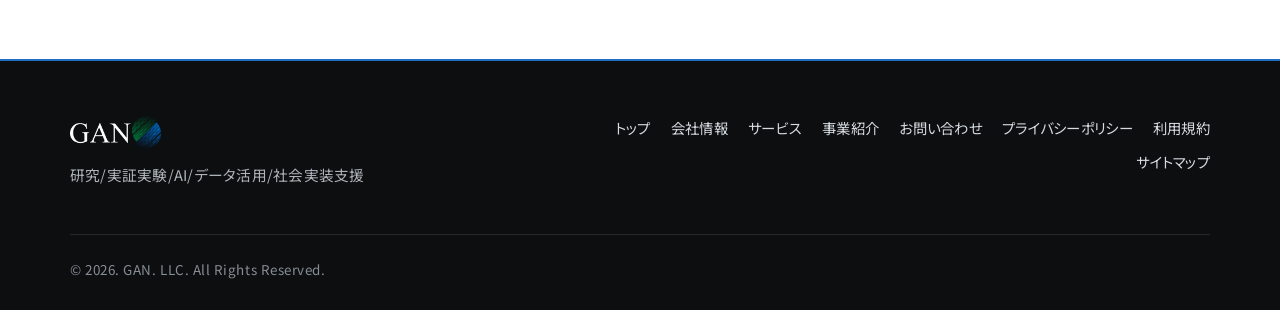
<file: terms.html>
<!DOCTYPE html>
<html lang="ja">
<head>
  <meta charset="UTF-8">
  <meta name="viewport" content="width=device-width, initial-scale=1.0">
  <title>利用規約｜合同会社GAN.</title>
  <meta name="description" content="合同会社GAN.が運営するWebサイトの利用条件を定める利用規約です。">
  <meta property="og:type" content="website">
  <meta property="og:title" content="利用規約｜合同会社GAN.">
  <meta property="og:description" content="合同会社GAN.が運営するWebサイトの利用条件を定める利用規約です。">
  <meta property="og:url" content="https://gandot.co.jp/terms.html">
  <!-- TODO: 公開時にOGP画像URLを設定する -->
  <!-- <meta property="og:image" content="https://example.com/ogp.png"> -->
  <meta property="og:site_name" content="合同会社GAN.">
  <meta name="twitter:card" content="summary_large_image">
  <meta name="twitter:title" content="利用規約｜合同会社GAN.">
  <meta name="twitter:description" content="合同会社GAN.が運営するWebサイトの利用条件を定める利用規約です。">
  <!-- TODO: 公開時にOGP画像URLを設定する -->
  <!-- <meta name="twitter:image" content="https://example.com/ogp.png"> -->
  <link rel="stylesheet" href="/styles.css">
  <link rel="icon" type="image/png" href="/favicon.png">
  <link rel="canonical" href="https://gandot.co.jp/terms.html">
</head>
<body>
<header class="site-header">
  <div class="container header-inner">
    <a class="logo" href="/" aria-label="合同会社GAN. トップページへ">
      <img class="logo-main" src="/logo.png" alt="合同会社GAN." width="107" height="40">
    </a>
    <button class="hamburger" type="button" aria-label="メニューを開閉" aria-expanded="false" aria-controls="global-nav"><span></span><span></span><span></span></button>
    <nav class="nav" id="global-nav" aria-label="グローバルナビゲーション">
      <a href="/company.html" class="">会社情報</a><a href="/support-areas.html" class="">サービス</a><a href="/services.html" class="">事業紹介</a><a href="/contact.html" class="">お問い合わせ</a>
    </nav>
  </div>
</header>
<main>
  <section class="page-hero">
    <div class="container">
      <nav class="breadcrumb" aria-label="パンくず"><a href="/">トップ</a><span>/</span><span>利用規約</span></nav>
      <h1>利用規約</h1>
    </div>
  </section>
  <section class="section"><div class="container">
    <article class="legal-doc">
      <p class="legal-intro">本利用規約（以下「本規約」といいます。）は、合同会社GAN.（以下「当社」といいます。）が運営するWebサイト（以下「本サイト」といいます。）の利用条件を定めるものです。本サイトを利用される方（以下「利用者」といいます。）は、本規約に同意のうえ、本サイトを利用するものとします。本規約に同意しない場合は、本サイトの利用はできませんので、直ちに利用を中止してください</p>

      <nav class="legal-toc" aria-label="目次">
        <h2>目次</h2>
        <ol>
          <li><a href="#article-1">第1条　本規約の適用</a></li>
          <li><a href="#article-2">第2条　本サイトの目的</a></li>
          <li><a href="#article-3">第3条　掲載情報の取扱い</a></li>
          <li><a href="#article-4">第4条　知的財産権</a></li>
          <li><a href="#article-5">第5条　禁止事項</a></li>
          <li><a href="#article-6">第6条　問い合わせ・送信情報の取扱い</a></li>
          <li><a href="#article-7">第7条　研究・実証実験・AI等に関する注意事項</a></li>
          <li><a href="#article-8">第8条　外部リンク・第三者サービス</a></li>
          <li><a href="#article-9">第9条　本サイトへのリンク</a></li>
          <li><a href="#article-10">第10条　個人情報の取扱い</a></li>
          <li><a href="#article-11">第11条　本サイトの変更・停止・終了</a></li>
          <li><a href="#article-12">第12条　免責事項</a></li>
          <li><a href="#article-13">第13条　損害賠償</a></li>
          <li><a href="#article-14">第14条　反社会的勢力の排除</a></li>
          <li><a href="#article-15">第15条　本規約の変更</a></li>
          <li><a href="#article-16">第16条　分離可能性</a></li>
          <li><a href="#article-17">第17条　準拠法および管轄裁判所</a></li>
          <li><a href="#article-18">第18条　お問い合わせ</a></li>
        </ol>
      </nav>

      <h2 id="article-1">第1条　本規約の適用</h2>
      <ol>
        <li>本規約は、本サイトの閲覧、問い合わせ、資料請求、その他本サイトを通じて提供される情報・機能の利用に適用されます</li>
        <li>当社が本サイト上に個別の注意事項、ガイドライン、利用条件等を掲載した場合、それらは本規約の一部を構成するものとします</li>
        <li>当社が利用者との間で別途、業務委託契約、秘密保持契約、共同研究契約、実証実験に関する契約、研修・セミナーに関する契約その他個別契約を締結した場合、当該個別契約の定めが本規約に優先して適用されます</li>
      </ol>

      <h2 id="article-2">第2条　本サイトの目的</h2>
      <p>本サイトは、当社の事業内容、提供サービス、研究開発支援、実証実験支援、データ分析、AI・Webアプリケーション開発支援、研修・セミナー、その他当社の活動に関する情報を提供することを目的とします。</p>

      <h2 id="article-3">第3条　掲載情報の取扱い</h2>
      <ol>
        <li>当社は、本サイトに掲載する情報について、正確性、完全性、有用性、最新性、特定目的への適合性等の確保に努めますが、これらを保証するものではありません</li>
        <li>本サイトに掲載される情報は、一般的な情報提供を目的とするものであり、特定の研究、実証実験、システム開発、経営判断、法務・税務・会計判断、医療・心理・福祉・教育上の判断等について、専門的助言または結果を保証するものではありません</li>
        <li>利用者は、本サイトに掲載された情報を利用する場合、自らの責任において判断し、必要に応じて専門家に相談するものとします</li>
      </ol>

      <h2 id="article-4">第4条　知的財産権</h2>
      <ol>
        <li>本サイトに掲載される文章、画像、図表、ロゴ、デザイン、資料、プログラム、ソースコード、ノウハウ、研究成果、その他一切のコンテンツに関する著作権、商標権、特許権、ノウハウその他の知的財産権は、当社または正当な権利を有する第三者に帰属します</li>
        <li>利用者は、法令により認められる場合を除き、当社または権利者の事前の許諾なく、本サイトのコンテンツを複製、転載、改変、翻案、配布、公衆送信、販売、出版、二次利用その他の方法により利用してはなりません</li>
        <li>本サイトの内容を引用する場合は、著作権法その他関係法令を遵守し、出典を明示したうえで、適切な範囲で利用するものとします</li>
        <li>本サイトに掲載される第三者の著作物、商標、ロゴ、画像、資料等については、利用者の責任において権利関係を確認するものとします</li>
        <li>クリエイティブコモンズライセンス等を明記している一部コンテンツ等については、その定めが本規約に優先して適用されます</li>
      </ol>

      <h2 id="article-5">第5条　禁止事項</h2>
      <p>利用者は、本サイトの利用にあたり、以下の行為を行ってはなりません。</p>
      <ol>
        <li>法令または公序良俗に違反する行為</li>
        <li>当社、他の利用者、第三者の権利、利益、名誉、信用、プライバシー、知的財産権等を侵害する行為</li>
        <li>虚偽または不正確な情報を送信する行為</li>
        <li>当社または第三者になりすます行為</li>
        <li>本サイトの運営を妨害する行為</li>
        <li>不正アクセス、過度なアクセス、スクレイピング、クローリング、リバースエンジニアリングその他本サイトに過度な負荷をかける行為</li>
        <li>コンピューター・ウィルスその他有害なプログラムを送信または拡散する行為</li>
        <li>当社の事前の承諾なく、本サイトまたは当社の名称を利用して営業、宣伝、勧誘、販売、広告等を行う行為</li>
        <li>反社会的勢力への利益供与またはこれに準ずる行為</li>
        <li>その他、当社が不適切と判断する行為</li>
      </ol>

      <h2 id="article-6">第6条　問い合わせ・送信情報の取扱い</h2>
      <ol>
        <li>利用者が問い合わせフォーム、メールその他の方法により当社に情報を送信する場合、利用者は、当該情報が正確かつ適法に送信されるものであることを保証するものとします</li>
        <li>利用者は、当社との間で別途秘密保持契約を締結していない限り、営業秘密、未公開の研究情報、機微な個人情報、要配慮個人情報、第三者の秘密情報その他慎重な取扱いを要する情報を送信しないものとします</li>
        <li>当社は、利用者から送信された情報を、お問い合わせ対応、資料送付、打合せ、提案、契約検討、業務遂行、サービス改善その他当社のプライバシーポリシーに定める目的の範囲で利用します</li>
        <li>利用者が第三者に関する情報を当社に送信する場合、利用者は、当該第三者から必要な同意または権限を得ているものとします</li>
      </ol>

      <h2 id="article-7">第7条　研究・実証実験・AI等に関する注意事項</h2>
      <ol>
        <li>当社は、研究開発支援、実証実験支援、データ分析、AI・Webアプリケーション開発支援等の事業を行いますが、本サイト上の記載は、個別案件の成果、採択、実証結果、研究成果、事業化、収益化、技術的実現可能性等を保証するものではありません</li>
        <li>本サイトに掲載されるAI、データ分析、研究開発、実証実験、システム開発、研修等に関する情報は、掲載時点における一般的な説明または当社の見解を含むものであり、個別の状況に応じた判断は、別途協議または契約に基づき行うものとします</li>
        <li>医療、心理、福祉、教育その他専門的判断を要する領域に関する情報が本サイトに含まれる場合であっても、当該情報は診断、治療、法的判断その他専門的判断を代替するものではありません</li>
      </ol>

      <h2 id="article-8">第8条　外部リンク・第三者サービス</h2>
      <ol>
        <li>本サイトには、外部Webサイト、外部サービス、SNS、動画配信サービス、資料配布サービス等へのリンクが含まれる場合があります</li>
        <li>外部Webサイトまたは外部サービスは、各運営者の責任において提供されるものであり、当社は、その内容、正確性、安全性、利用条件、個人情報の取扱い等について責任を負いません</li>
        <li>利用者は、外部Webサイトまたは外部サービスを利用する場合、各運営者が定める利用規約、プライバシーポリシーその他条件を確認するものとします</li>
      </ol>

      <h2 id="article-9">第9条　本サイトへのリンク</h2>
      <ol>
        <li>本サイトへのリンクは、原則として自由です。ただし、以下に該当するリンクはお断りします
          <ol>
            <li>当社または第三者の信用・品位を損なうおそれのあるサイトからのリンク</li>
            <li>法令または公序良俗に反するサイトからのリンク</li>
            <li>当社と何らかの提携、協賛、承認関係があると誤認させるリンク</li>
            <li>フレーム内表示その他、本サイトであることが不明確となる方法によるリンク</li>
            <li>その他、当社が不適切と判断するリンク</li>
          </ol>
        </li>
        <li>当社は、リンク元サイトの内容について一切の責任を負いません</li>
      </ol>

      <h2 id="article-10">第10条　個人情報の取扱い</h2>
      <p>当社は、本サイトの利用に関連して取得する個人情報を、当社が別途定めるプライバシーポリシーに従い、適切に取り扱います。</p>

      <h2 id="article-11">第11条　本サイトの変更・停止・終了</h2>
      <ol>
        <li>当社は、利用者への事前通知なく、本サイトの内容、構成、URL、提供情報、機能等を変更、追加、削除することがあります</li>
        <li>当社は、システム保守、障害対応、セキュリティ対応、天災地変、通信回線の障害、外部サービスの停止その他やむを得ない事由により、本サイトの全部または一部の提供を一時停止または終了することがあります</li>
        <li>当社は、本サイトの変更、停止、終了により利用者または第三者に生じた損害について、法令上認められる範囲で責任を負いません</li>
      </ol>

      <h2 id="article-12">第12条　免責事項</h2>
      <ol>
        <li>本サイトには、一般的な情報のみが記載されており、本サイトを通じてサービスの提供や助言、判断を行っているわけではありません</li>
        <li>本サイトを使用したことに起因するリスク、責任、および、損失は全て、本サイトの利用者にて負うものとします</li>
        <li>本サイトの利用、または、その関連によって生じた損害（直接、間接問わず）に対し、仮に当社がそれらの損害が生じる可能性を知っていた、あるいは、知っておくべきだった、知る立場にあった場合においても、懲罰的損害賠償責任を含む一切の賠償責任を（根拠の有無にかかわらず）当社は負わないものとします</li>
        <li>当社は、本サイトの利用または利用不能により利用者または第三者に生じた損害について、一切の責任を負いません</li>
        <li>当社は、本サイトに掲載される情報の正確性、完全性、有用性、最新性、安全性、特定目的への適合性、第三者権利の非侵害等について、明示または黙示を問わず保証しません</li>
        <li>当社は、本サイトに関連して利用者間または利用者と第三者との間で生じた紛争について、一切責任を負いません</li>
      </ol>

      <h2 id="article-13">第13条　損害賠償</h2>
      <p>利用者が本規約に違反し、または本サイトの利用に関連して当社または第三者に損害を与えた場合、利用者は、当該損害を賠償する責任を負うものとします。</p>

      <h2 id="article-14">第14条　反社会的勢力の排除</h2>
      <p>利用者は、自己が暴力団、暴力団員、暴力団関係企業、その他これらに準ずる者に該当しないこと、またこれらの者と関係を有しないことを表明し、保証するものとします。</p>

      <h2 id="article-15">第15条　本規約の変更</h2>
      <ol>
        <li>当社は、必要に応じて、本規約を変更することがあります</li>
        <li>当社が本規約を変更する場合、変更後の内容および効力発生日を本サイト上に掲載する方法その他適切な方法により周知します</li>
        <li>変更後の本規約は、当社が別途定める場合を除き、本サイト上に掲載した時点から効力を生じるものとします</li>
        <li>利用者が本規約変更後に本サイトを利用した場合、利用者は変更後の本規約に同意したものとみなします</li>
      </ol>

      <h2 id="article-16">第16条　分離可能性</h2>
      <p>本規約のいずれかの条項またはその一部が、法令等により無効または執行不能と判断された場合であっても、本規約の残りの条項および一部が無効または執行不能と判断された条項の残りの部分は、継続して効力を有するものとします。</p>

      <h2 id="article-17">第17条　準拠法および管轄裁判所</h2>
      <ol>
        <li>本規約の準拠法は日本法とします</li>
        <li>本サイトまたは本規約に関連して当社と利用者との間で紛争が生じた場合、東京地方裁判所または東京簡易裁判所を第一審の専属的合意管轄裁判所とします</li>
      </ol>

      <h2 id="article-18">第18条　お問い合わせ</h2>
      <p>本規約に関するお問い合わせは、<a href="/contact.html">お問い合わせフォーム</a>よりご連絡ください。</p>
    </article>
  </div></section>
</main>
<footer class="site-footer">
  <div class="container footer-inner">
    <div>
      <p class="footer-logo"><img class="footer-logo-img" src="/logo-white.png" alt="合同会社GAN."></p>
      <p>研究/実証実験/AI/データ活用/社会実装支援</p>
    </div>
    <nav class="footer-nav" aria-label="フッターナビゲーション">
      <a href="/">トップ</a>
      <a href="/company.html">会社情報</a>
      <a href="/support-areas.html">サービス</a>
      <a href="/services.html">事業紹介</a>
      <a href="/contact.html">お問い合わせ</a>
      <a href="/privacy.html">プライバシーポリシー</a>
      <a href="/terms.html">利用規約</a>
      <a href="/sitemap.html">サイトマップ</a>
    </nav>
  </div>
  <div class="container copyright">© 2026. GAN. LLC. All Rights Reserved.</div>
</footer>
<script src="/script.js"></script>
</body>
</html>
</file>
<file: styles.css>
@import url('https://fonts.googleapis.com/css2?family=Noto+Sans+JP:wght@400;500;600;700&family=Noto+Serif+JP:wght@400;500;600;700&display=swap');

/* ============================================================
   合同会社GAN. ブランドスタイル（リファイン版 / refined）
   GANブランド: 黒セリフ・ワードマーク + 緑→青のハッチ円形マーク
   方向性: 洗練・先進的（研究らしい上品な明朝 × 都会的な余白）
   本文・ページ構造は不変。視覚デザインのみブラッシュアップ。
   ============================================================ */
:root {
  /* Brand core */
  --gan-black: #0c0e10;
  --gan-green: #2E7D46;
  --gan-blue: #1F6FC4;
  --gan-white: #ffffff;
  --gan-gray: #6b7177;
  --gan-gradient: linear-gradient(118deg, #2E7D46 0%, #2f86a6 52%, #1F6FC4 100%);

  /* Typography */
  --font-heading: "Noto Serif JP", Georgia, "Times New Roman", serif;
  --font-body:    "Noto Sans JP", "Helvetica Neue", Arial, sans-serif;

  /* Derived accent tints */
  --gan-green-strong: #246b3b;
  --gan-blue-strong: #195a9f;
  --gan-blue-050: #f0f5fb;
  --gan-blue-100: #e2edf9;
  --gan-blue-200: #c4daf2;

  /* Text & surfaces */
  --gan-ink: #14181b;                  /* 見出し */
  --gan-ink-soft: #3a4046;             /* 段落本文（AA確保） */
  --gan-muted: #71777d;                /* 補助テキスト */
  --gan-border: #e9ecef;               /* 中立ボーダー */
  --gan-border-strong: #d9dee2;
  --gan-surface: #f6f8f9;              /* 明るいセクション背景 */
  --gan-surface-2: #eef2f4;

  /* Elevation */
  --shadow-sm: 0 1px 2px rgba(12, 14, 16, .05);
  --shadow-md: 0 6px 22px rgba(15, 30, 48, .07);
  --shadow-lg: 0 20px 50px rgba(15, 30, 48, .10);

  --radius: 16px;
  --radius-lg: 22px;
  --maxw: 1140px;
  --ease: cubic-bezier(.22, .61, .36, 1);
}

* { box-sizing: border-box; }
html { scroll-behavior: smooth; scroll-padding-top: 96px; -webkit-text-size-adjust: 100%; }
body {
  margin: 0;
  font-family: var(--font-body);
  color: var(--gan-ink-soft);
  background: var(--gan-white);
  line-height: 1.85;
  font-size: 16px;
  font-feature-settings: "palt" 1;          /* 和文のツメ組み */
  letter-spacing: .015em;
  -webkit-font-smoothing: antialiased;
  text-rendering: optimizeLegibility;
}

a { color: var(--gan-blue-strong); text-decoration: none; transition: color .2s var(--ease); }
a:hover { color: var(--gan-blue); text-decoration: none; }

h1, h2, h3, h4 {
  font-family: var(--font-heading);
  line-height: 1.42;
  margin: 0 0 18px;
  color: var(--gan-ink);
  font-weight: 600;
  letter-spacing: .02em;
}
h2 { font-size: clamp(1.45rem, 2.3vw, 1.9rem); }
h3 { font-size: 1.14rem; font-weight: 600; }
h4 { font-size: .95rem; font-weight: 600; color: var(--gan-ink); letter-spacing: .04em; }
p { margin: 0 0 16px; color: var(--gan-ink-soft); }
strong { font-weight: 700; color: var(--gan-ink); }
ul { margin: 0 0 16px; padding-left: 1.25em; }
li { margin: 4px 0; }
::selection { background: rgba(31, 111, 196, .16); }

.container { width: min(var(--maxw), calc(100% - 48px)); margin: 0 auto; }

/* ============================================================
   Header
   ============================================================ */
.site-header {
  position: sticky; top: 0; z-index: 30;
  background: rgba(255, 255, 255, .82);
  backdrop-filter: saturate(180%) blur(14px);
  -webkit-backdrop-filter: saturate(180%) blur(14px);
  border-bottom: 1px solid var(--gan-border);
}
/* ブランドブルーのヘアラインをヘッダー直下に（控えめなアクセント） */
.site-header::after {
  content: ""; position: absolute; left: 0; right: 0; bottom: -1px; height: 2px;
  background: var(--gan-blue);
}
.header-inner { min-height: 78px; display: flex; align-items: center; justify-content: space-between; gap: 24px; }
.logo { display: flex; align-items: center; gap: 4px; color: var(--gan-ink); min-width: auto; }
.logo:hover { text-decoration: none; opacity: .82; transition: opacity .2s var(--ease); }
.logo-main { display: block; height: 40px; width: auto; }
.logo-sub { font-size: .76rem; color: var(--gan-muted); }

.nav { display: flex; align-items: center; gap: 6px; font-size: .92rem; }
.nav a {
  position: relative; color: #2b3137; font-weight: 500;
  padding: 8px 14px; border-radius: 10px;
  letter-spacing: .04em;
  transition: color .2s var(--ease), background .2s var(--ease);
}
.nav a::after {
  content: ""; position: absolute; left: 14px; right: 14px; bottom: 4px; height: 1.5px;
  background: var(--gan-blue); border-radius: 2px;
  transform: scaleX(0); transform-origin: left; opacity: 0;
  transition: transform .28s var(--ease), opacity .2s var(--ease);
}
.nav a:hover { color: var(--gan-ink); background: var(--gan-surface); }
.nav a:hover::after { transform: scaleX(1); opacity: .85; }
.nav a.is-current { color: var(--gan-ink); font-weight: 700; }
.nav a.is-current::after { transform: scaleX(1); opacity: 1; }

.hamburger {
  display: none; width: 46px; height: 46px;
  border: 1px solid var(--gan-border-strong); background: var(--gan-white);
  border-radius: 12px; align-items: center; justify-content: center; flex-direction: column; gap: 5px;
  cursor: pointer; transition: border-color .2s var(--ease);
}
.hamburger:hover { border-color: var(--gan-blue-200); }
.hamburger span { width: 20px; height: 1.5px; background: var(--gan-ink); display: block; }

/* ============================================================
   Buttons
   ============================================================ */
.btn {
  display: inline-flex; align-items: center; justify-content: center; gap: 8px;
  border-radius: 999px; padding: 13px 26px;
  font-family: var(--font-body); font-weight: 600; font-size: .95rem; letter-spacing: .03em;
  border: 1px solid transparent; line-height: 1.2; cursor: pointer; white-space: nowrap;
  transition: transform .22s var(--ease), box-shadow .22s var(--ease), background .22s var(--ease), border-color .22s var(--ease), color .2s var(--ease);
}
.btn-primary { background: var(--gan-green); color: var(--gan-white) !important; box-shadow: 0 1px 2px rgba(36, 107, 59, .25), 0 8px 20px rgba(36, 107, 59, .16); }
.btn-primary:hover { background: var(--gan-green-strong); transform: translateY(-2px); box-shadow: 0 2px 4px rgba(36, 107, 59, .25), 0 14px 28px rgba(36, 107, 59, .22); text-decoration: none; }
.btn-outline { border-color: var(--gan-border-strong); color: var(--gan-ink); background: var(--gan-white); }
.btn-outline:hover { border-color: var(--gan-ink); background: var(--gan-surface); transform: translateY(-2px); box-shadow: var(--shadow-sm); text-decoration: none; }
.btn-ghost { color: var(--gan-blue-strong); background: var(--gan-blue-050); }
.btn-ghost:hover { background: var(--gan-blue-100); text-decoration: none; }

/* ============================================================
   Hero
   ============================================================ */
.hero {
  padding: 96px 0 92px; position: relative; overflow: hidden;
  background: var(--gan-surface);
}
.hero .container { position: relative; z-index: 1; }
.hero-grid { display: grid; grid-template-columns: 1.2fr .8fr; gap: 48px; align-items: center; }
.hero-title {
  font-size: clamp(2rem, 4.1vw, 3.35rem);
  line-height: 1.34;
  letter-spacing: .035em;
  font-weight: 600;
  margin: 0 0 40px;
  text-wrap: balance;
  color: var(--gan-ink);
}
/* 見出し下の短いグラデーション罫（先進的なアクセント） */
.hero-title::after {
  content: ""; display: block; width: 72px; height: 3px; margin-top: 26px;
  background: var(--gan-blue); border-radius: 3px;
}
.hero-body { display: grid; grid-template-columns: 1fr .85fr; gap: 60px; align-items: center; }
.lead { font-size: 1.06rem; line-height: 1.95; color: var(--gan-ink-soft); }
.hero-actions { display: flex; flex-wrap: wrap; gap: 14px; margin-top: 34px; }
.hero-card { border-left: 3px solid var(--gan-green); }

.hero-text { min-width: 0; }
.hero-figure { margin: 0; position: relative; display: flex; align-items: center; justify-content: center; }
/* イラスト背後の無地サークル（フラットなスポットライト） */
.hero-figure::before {
  content: ""; position: absolute; z-index: 0;
  width: min(92%, 340px); aspect-ratio: 1; border-radius: 50%;
  background: var(--gan-white);
  box-shadow: var(--shadow-md);
}
.hero-figure img {
  position: relative; z-index: 1;
  width: 100%; max-width: 380px; height: auto;
  filter: drop-shadow(0 22px 40px rgba(20, 40, 64, .14));
}

/* ============================================================
   Sections
   ============================================================ */
.section { padding: 88px 0; }
.section.light { background: var(--gan-surface); }
.section-head { display: flex; align-items: flex-end; justify-content: space-between; gap: 24px; margin-bottom: 40px; }
.section-head p { max-width: 720px; }
.section-head h2, .section > .container > h2 { position: relative; }

.page-hero {
  padding: 72px 0 56px; position: relative; overflow: hidden;
  background: var(--gan-surface);
  border-bottom: 1px solid var(--gan-border);
}
.page-hero .container { position: relative; z-index: 1; }
.page-hero h1 { font-size: clamp(1.9rem, 3.2vw, 2.7rem); letter-spacing: .03em; margin-bottom: 0; }
.page-hero h1::after { content: ""; display: block; width: 60px; height: 3px; margin-top: 22px; background: var(--gan-blue); border-radius: 3px; }
.breadcrumb { display: flex; flex-wrap: wrap; gap: 10px; align-items: center; font-size: .86rem; color: var(--gan-muted); margin-bottom: 22px; letter-spacing: .03em; }
.breadcrumb a, .breadcrumb span { white-space: nowrap; }
.breadcrumb a { color: var(--gan-muted); }
.breadcrumb a:hover { color: var(--gan-blue); }

/* ============================================================
   Legal document
   ============================================================ */
.legal-doc { max-width: 820px; margin: 0 auto; color: var(--gan-ink-soft); line-height: 1.95; }
.legal-doc h2 { font-size: 1.18rem; margin: 44px 0 14px; scroll-margin-top: 104px; }
.legal-doc h2:first-of-type { margin-top: 32px; }
.legal-doc p { margin: 0 0 16px; }
.legal-doc .legal-intro { margin-bottom: 8px; }
.legal-doc ol { margin: 0 0 16px; padding-left: 1.6em; }
.legal-doc ol li { margin-bottom: 8px; }
.legal-doc ol ol { margin: 8px 0 0; list-style-type: lower-roman; }
.legal-doc a { color: var(--gan-blue-strong); text-decoration: underline; text-underline-offset: 2px; }

.legal-toc { margin: 32px 0 44px; padding: 24px 28px; border: 1px solid var(--gan-border); background: var(--gan-surface); border-radius: var(--radius); }
.legal-toc h2 { font-family: var(--font-body); font-size: .95rem; margin: 0 0 14px; padding: 0; border: none; scroll-margin-top: 0; letter-spacing: .06em; color: var(--gan-muted); text-transform: none; }
.legal-toc ol { margin: 0; padding-left: 0; list-style: none; }
.legal-toc li { margin: 6px 0; line-height: 1.7; }
.legal-toc a { color: var(--gan-ink-soft); text-decoration: none; }
.legal-toc a:hover { color: var(--gan-blue); text-decoration: underline; }

/* ============================================================
   Cards
   ============================================================ */
.card {
  display: block; background: var(--gan-white);
  border: 1px solid var(--gan-border); border-radius: var(--radius-lg);
  padding: 30px; box-shadow: var(--shadow-sm);
  transition: transform .26s var(--ease), box-shadow .26s var(--ease), border-color .26s var(--ease);
}
a.card:hover, .card-grid a.card:hover { text-decoration: none; }
.card-grid a.card:hover, article.card:hover {
  border-color: var(--gan-blue-200); box-shadow: var(--shadow-md); transform: translateY(-4px);
}
.card-grid { display: grid; gap: 22px; }
.card-grid.two { grid-template-columns: repeat(2, minmax(0, 1fr)); }
.card-grid.three { grid-template-columns: repeat(3, minmax(0, 1fr)); }
.card-grid.four { grid-template-columns: repeat(2, minmax(0, 1fr)); }
.split { display: grid; grid-template-columns: 1fr 1fr; gap: 36px; align-items: start; }
.stacked { display: grid; gap: 22px; }
.detail-card { scroll-margin-top: 108px; }

/* サービス一覧（2列カード） */
.service-grid { align-items: stretch; gap: 26px; }
.service-grid .detail-card { display: flex; flex-direction: column; height: 100%; }
.service-grid .detail-card .info-list { flex: 1; }

/* サービスカード内のリンク（→アニメーション） */
.card a[href] { display: inline-flex; align-items: center; gap: 7px; font-weight: 600; color: var(--gan-blue-strong); margin-top: 4px; letter-spacing: .02em; }
.card > a[href]::after { content: "→"; font-family: var(--font-body); transition: transform .24s var(--ease); }
.card:hover > a[href]::after { transform: translateX(4px); }
.card h3 { margin-bottom: 10px; }
.card p { color: var(--gan-ink-soft); font-size: .96rem; }

/* ============================================================
   Info blocks
   ============================================================ */
.info-list { display: grid; grid-template-columns: repeat(2, minmax(0, 1fr)); gap: 22px; }
.info-list > div { background: var(--gan-surface); border: 1px solid var(--gan-border); border-radius: var(--radius); padding: 22px; }
.detail-card .info-list { grid-template-columns: 1fr; }
.detail-card .info-list > div { background: transparent; border: 0; padding: 0; }
.detail-card .info-list > div + div { border-top: 1px solid var(--gan-border); padding-top: 22px; margin-top: 4px; }
.detail-card .info-list h3 {
  font-family: var(--font-body); font-size: .8rem; font-weight: 700; letter-spacing: .12em;
  color: var(--gan-blue-strong); text-transform: uppercase; margin-bottom: 10px;
}

.info-table { width: 100%; border-collapse: separate; border-spacing: 0; background: var(--gan-white); border: 1px solid var(--gan-border); border-radius: var(--radius); overflow: hidden; }
.info-table th, .info-table td { padding: 18px 22px; border-bottom: 1px solid var(--gan-border); text-align: left; vertical-align: top; line-height: 1.85; }
.info-table tr:last-child th, .info-table tr:last-child td { border-bottom: 0; }
.info-table th { width: 220px; background: var(--gan-surface); color: var(--gan-ink); font-weight: 600; font-family: var(--font-body); letter-spacing: .03em; }

.spec-list { display: grid; grid-template-columns: 90px 1fr; gap: 12px 16px; }
.spec-list dt { font-weight: 700; color: var(--gan-ink); }
.spec-list dd { margin: 0; color: var(--gan-ink-soft); }

.note { background: var(--gan-surface); border: 1px solid var(--gan-border); border-left: 3px solid var(--gan-blue); border-radius: var(--radius); padding: 20px 22px; color: var(--gan-ink-soft); }

/* ============================================================
   Badge
   ============================================================ */
.badge {
  display: inline-flex; align-items: center; width: max-content;
  border: 1px solid var(--gan-blue-200); background: var(--gan-blue-050); color: var(--gan-blue-strong);
  border-radius: 999px; padding: 5px 13px; font-weight: 600; font-size: .76rem; letter-spacing: .07em;
  margin-bottom: 14px;
}

/* ============================================================
   Anchor nav
   ============================================================ */
.anchor-nav { display: flex; flex-wrap: wrap; gap: 12px; }
.anchor-nav a {
  border: 1px solid var(--gan-border-strong); border-radius: 999px; padding: 10px 20px;
  background: var(--gan-white); color: var(--gan-ink); font-weight: 600; font-size: .92rem; letter-spacing: .03em;
  transition: border-color .2s var(--ease), background .2s var(--ease), color .2s var(--ease), transform .2s var(--ease);
}
.anchor-nav a:hover { border-color: var(--gan-blue-200); background: var(--gan-blue-050); color: var(--gan-blue-strong); transform: translateY(-1px); }

/* ============================================================
   News
   ============================================================ */
.news-list { list-style: none; padding: 0; margin: 0; border: 1px solid var(--gan-border); border-radius: var(--radius-lg); overflow: hidden; background: var(--gan-white); }
.news-list li { display: grid; grid-template-columns: 130px 110px 1fr; gap: 18px; align-items: center; padding: 18px 24px; border-bottom: 1px solid var(--gan-border); transition: background .2s var(--ease); }
.news-list li:hover { background: var(--gan-surface); }
.news-list li:last-child { border-bottom: 0; }
.news-list time { color: var(--gan-muted); font-size: .9rem; letter-spacing: .03em; }
.news-list span { color: var(--gan-blue-strong); font-weight: 600; font-size: .82rem; }
.news-list.large li { padding: 22px 24px; }
.category-row { display: flex; gap: 10px; margin-bottom: 22px; }
.related-links { display: grid; grid-template-columns: repeat(4, minmax(0, 1fr)); gap: 20px; }

/* ============================================================
   CTA
   ============================================================ */
.cta-section { padding: 72px 0; position: relative; overflow: hidden; background: var(--gan-ink); color: var(--gan-white); }
.cta-section::after {
  content: ""; position: absolute; left: 0; right: 0; top: 0; height: 3px; background: var(--gan-blue);
}
.cta-section .container { position: relative; z-index: 1; }
.cta-section h2, .cta-section p { color: var(--gan-white); }
.cta-inner { display: flex; align-items: center; justify-content: space-between; gap: 32px; }
.cta-section .btn-primary { background: var(--gan-white); color: var(--gan-ink) !important; box-shadow: 0 10px 24px rgba(0, 0, 0, .2); }
.cta-section .btn-primary:hover { background: #eef2f4; }

/* ============================================================
   Contact form
   ============================================================ */
.contact-form { background: var(--gan-white); border: 1px solid var(--gan-border); border-radius: var(--radius-lg); padding: 32px; display: grid; gap: 18px; max-width: 720px; margin: 0 auto; box-shadow: var(--shadow-md); }
.contact-form label { display: block; font-weight: 600; color: var(--gan-ink); margin-bottom: 8px; letter-spacing: .02em; }
.contact-form label span { color: var(--gan-blue-strong); font-size: .76rem; font-weight: 700; margin-left: 6px; }
.contact-form input, .contact-form select, .contact-form textarea {
  width: 100%; border: 1px solid var(--gan-border-strong); border-radius: 12px; padding: 13px 14px;
  font: inherit; color: var(--gan-ink); background: var(--gan-white);
  transition: border-color .2s var(--ease), box-shadow .2s var(--ease);
}
.contact-form input:focus, .contact-form select:focus, .contact-form textarea:focus {
  outline: none; border-color: var(--gan-blue); box-shadow: 0 0 0 3px rgba(31, 111, 196, .14);
}
.contact-form .btn { margin-top: 6px; justify-self: start; }

/* ============================================================
   Footer
   ============================================================ */
.site-footer { padding: 56px 0 28px; background: var(--gan-black); color: #cdd3d8; position: relative; }
.site-footer::before { content: ""; position: absolute; left: 0; right: 0; top: 0; height: 2px; background: var(--gan-blue); }
.site-footer p { color: #aeb4ba; font-size: .92rem; }
.footer-inner { display: flex; justify-content: space-between; gap: 36px; }
.footer-logo { margin: 0 0 12px; }
.footer-logo-img { display: block; height: 34px; width: auto; }
.footer-nav { display: flex; flex-wrap: wrap; gap: 8px 20px; justify-content: flex-end; max-width: 650px; align-content: flex-start; }
.footer-nav a { color: #d6dbe0; font-size: .9rem; letter-spacing: .02em; }
.footer-nav a:hover { color: var(--gan-white); }
.copyright { margin-top: 30px; padding-top: 22px; border-top: 1px solid rgba(255, 255, 255, .1); color: #868d94; font-size: .84rem; letter-spacing: .04em; }

/* ============================================================
   Illustrations
   ============================================================ */
.section-illust { display: flex; align-items: center; gap: 32px; flex-wrap: wrap; }
.section-illust .section-illust-body { flex: 1 1 320px; min-width: 0; }
.section-illust .section-illust-media { flex: 0 0 200px; display: flex; align-items: center; justify-content: center; }
.section-illust .section-illust-media img { width: 100%; max-width: 220px; height: auto; filter: drop-shadow(0 14px 30px rgba(20, 40, 64, .10)); }
.section-illust.reverse { flex-direction: row-reverse; }

/* カード上部の丸イラストアイコン */
.card-illust {
  width: 78px; height: 78px; border-radius: 20px;
  background: var(--gan-blue-050);
  display: flex; align-items: center; justify-content: center;
  margin-bottom: 18px; overflow: hidden;
  transition: transform .26s var(--ease);
}
.card:hover .card-illust { transform: translateY(-2px) scale(1.03); }
.card-illust img { width: 60px; height: 60px; object-fit: contain; }

/* 詳細カードの見出し脇イラスト */
.detail-card { position: relative; }
.detail-head { display: flex; align-items: center; gap: 20px; margin-bottom: 22px; }
.detail-head h2 { margin: 0; }
.detail-illust {
  flex: 0 0 84px; width: 84px; height: 84px; border-radius: 22px;
  background: var(--gan-surface);
  border: 1px solid var(--gan-border);
  display: flex; align-items: center; justify-content: center; overflow: hidden;
}
.detail-illust img { width: 64px; height: 64px; object-fit: contain; }

/* アンカーナビ区切りイラスト帯 */
.illust-band { display: flex; align-items: center; justify-content: center; gap: 44px; flex-wrap: wrap; }
.illust-band figure { margin: 0; text-align: center; max-width: 150px; }
.illust-band img { width: 120px; height: 120px; object-fit: contain; filter: drop-shadow(0 14px 26px rgba(20, 40, 64, .08)); }
.illust-band figcaption { font-size: .82rem; color: var(--gan-muted); margin-top: 8px; }

/* CTA イラスト */
.cta-inner .cta-illust {
  flex: 0 0 120px; width: 120px; height: 120px; background: var(--gan-white); border-radius: 26px;
  display: flex; align-items: center; justify-content: center; box-shadow: 0 12px 28px rgba(0, 0, 0, .22);
}
.cta-inner .cta-illust img { width: 92px; height: 92px; object-fit: contain; }

/* 補助イラスト */
.aside-illust { text-align: center; margin: 8px 0 24px; }
.aside-illust img { width: 100%; max-width: 240px; height: auto; }

/* 出典クレジット */
.credit-line { color: #868d94; font-size: .82rem; margin-top: 8px; }
.credit-line a { color: #aab1b8; }

/* ============================================================
   Responsive
   ============================================================ */
@media (max-width: 960px) {
  .hero-body { grid-template-columns: 1fr; gap: 36px; }
  .hero-figure { order: -1; }
  .hero-figure img { max-width: 280px; }
  .section-illust .section-illust-media { flex-basis: 160px; }
  .cta-inner .cta-illust { display: none; }

  .hamburger { display: flex; }
  .nav {
    position: absolute; top: 78px; left: 0; right: 0; display: none; flex-direction: column; align-items: stretch;
    background: rgba(255, 255, 255, .98); backdrop-filter: blur(14px);
    border-bottom: 1px solid var(--gan-border); padding: 16px 24px; gap: 2px;
    box-shadow: var(--shadow-md);
  }
  .nav.is-open { display: flex; }
  .nav a { padding: 12px 14px; }
  .nav a::after { display: none; }
  .nav a.is-current { background: var(--gan-surface); }
  .hero-grid, .split { grid-template-columns: 1fr; }
  .card-grid.two, .card-grid.three, .card-grid.four, .related-links { grid-template-columns: repeat(2, minmax(0, 1fr)); }
  .info-list { grid-template-columns: 1fr; }
  .section-head { display: block; }
  .section-head p { margin-top: 12px; }
  .footer-inner { display: block; }
  .footer-nav { justify-content: flex-start; margin-top: 24px; }
  .cta-inner { display: block; }
  .cta-inner .btn { margin-top: 16px; }
}
@media (max-width: 640px) {
  .container { width: min(100% - 32px, var(--maxw)); }
  .header-inner { min-height: 66px; }
  .logo-main { height: 34px; }
  .logo-sub { font-size: .68rem; }
  .hero { padding: 56px 0; }
  .section { padding: 56px 0; }
  .page-hero { padding: 44px 0 36px; }
  .hero-title { letter-spacing: .02em; }
  .card { padding: 24px; }
  .card-grid.two, .card-grid.three, .card-grid.four, .related-links { grid-template-columns: 1fr; }
  .news-list li { grid-template-columns: 1fr; gap: 6px; }
  .info-table th, .info-table td { display: block; width: 100%; }
  .info-table th { border-bottom: 0; }
  .spec-list { grid-template-columns: 1fr; }
  .section-illust { display: block; }
  .section-illust .section-illust-media { margin-bottom: 20px; }
  .detail-head { flex-direction: column; align-items: flex-start; gap: 14px; }
  .illust-band { gap: 22px; }
  .illust-band img { width: 88px; height: 88px; }
  .nav { top: 66px; }
}

@media (prefers-reduced-motion: reduce) {
  * { transition: none !important; scroll-behavior: auto !important; }
}
</file>
